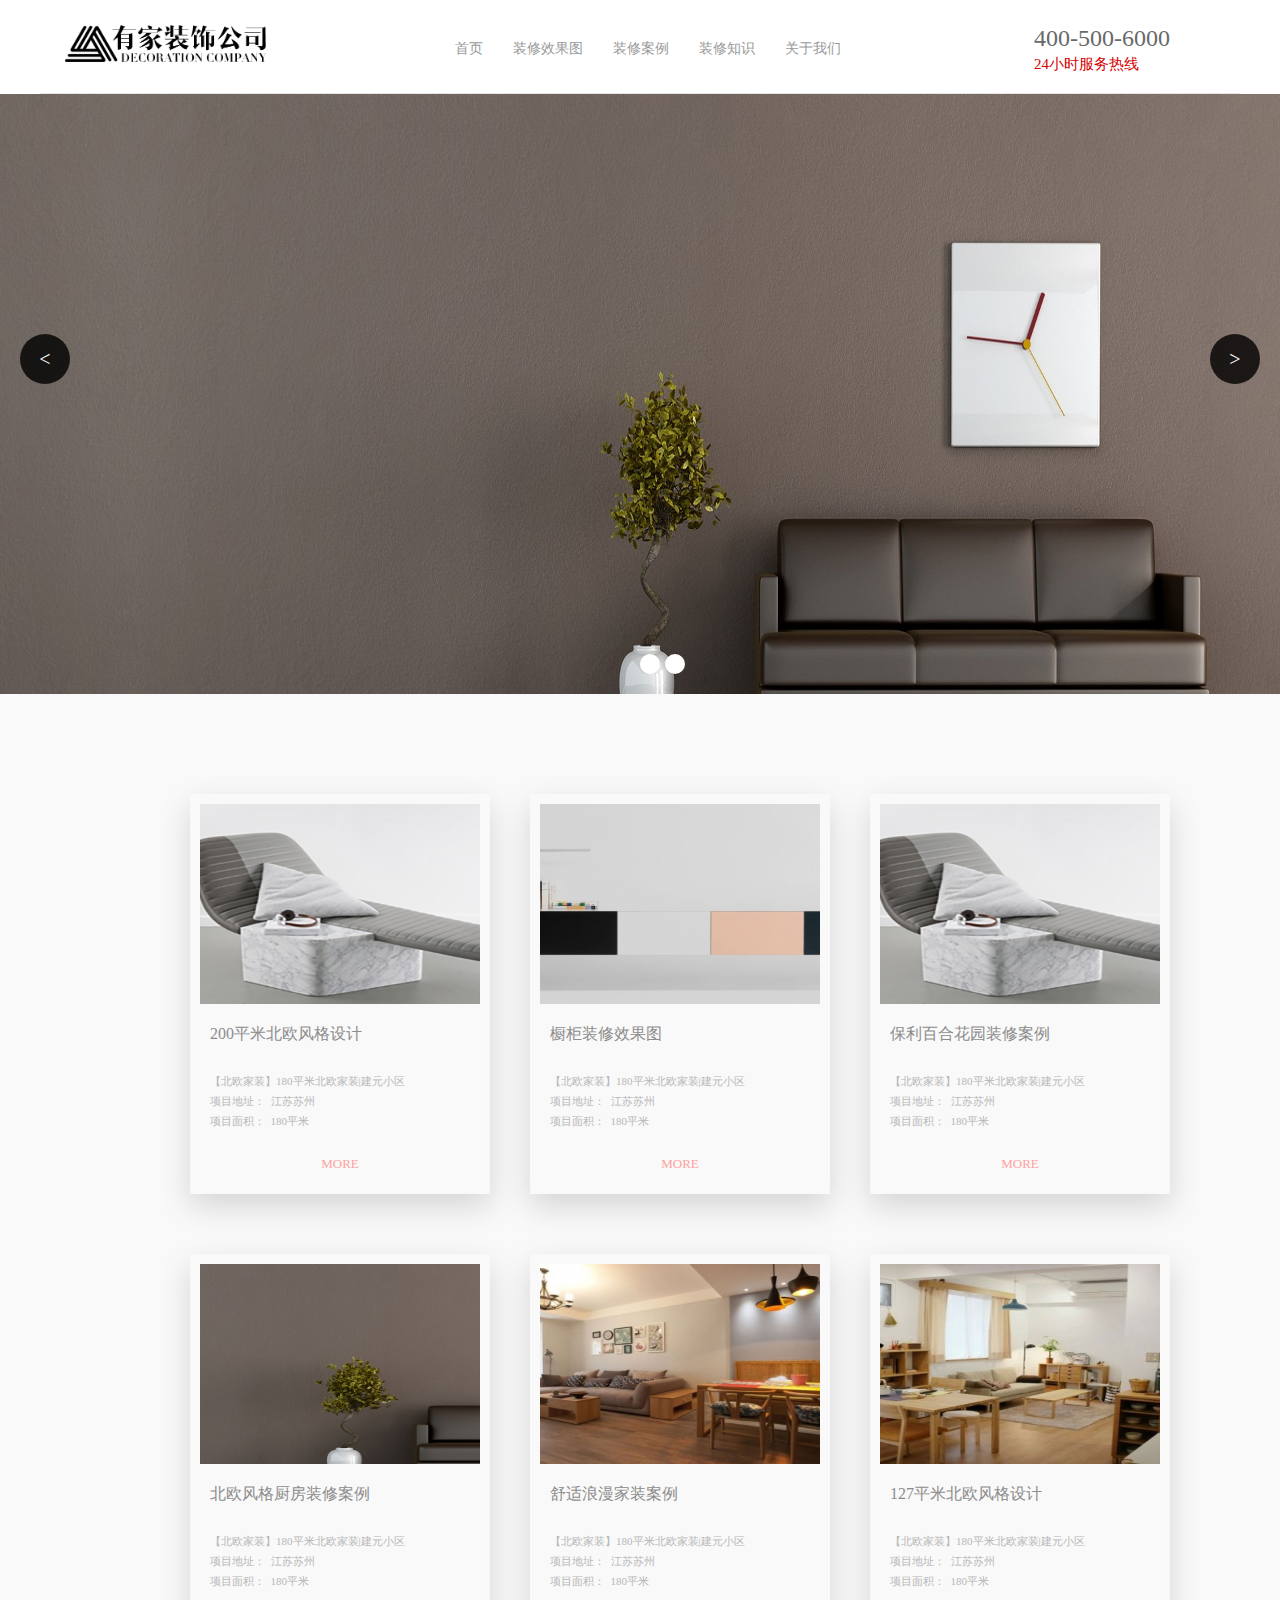
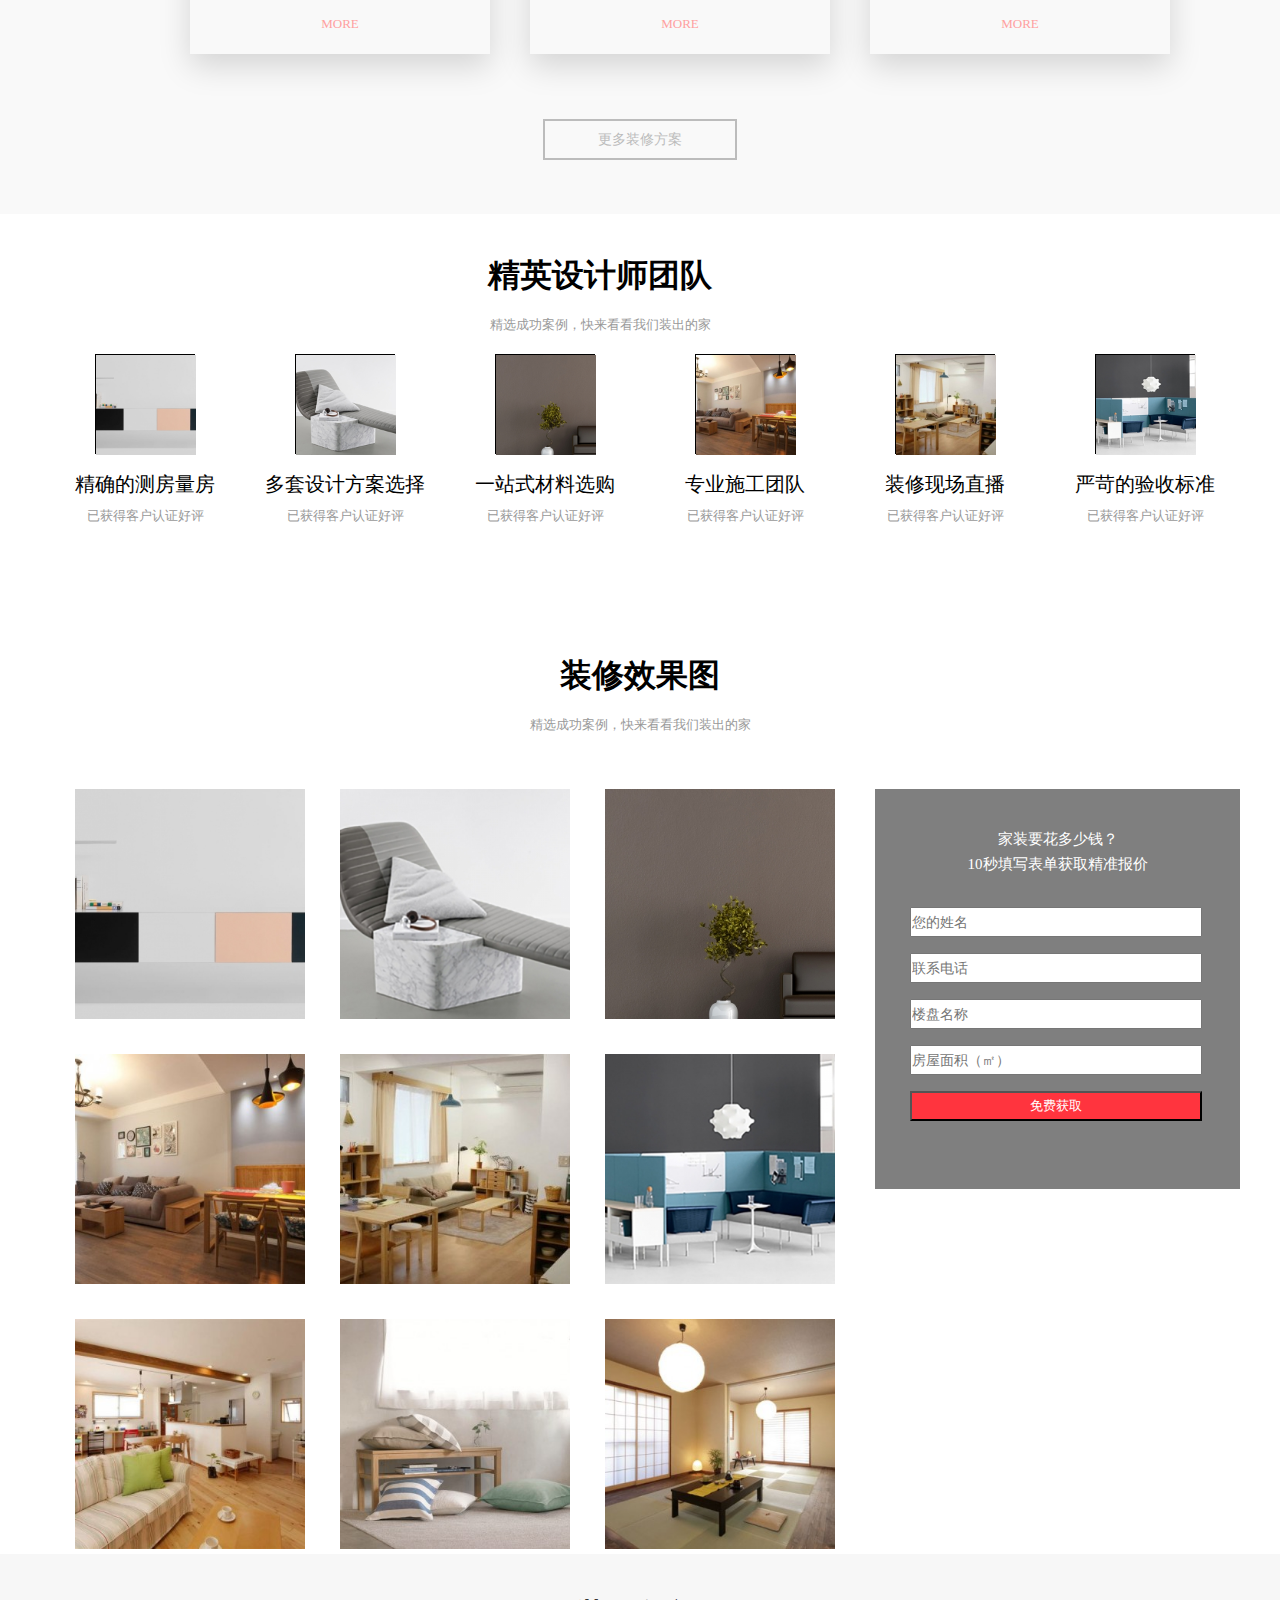
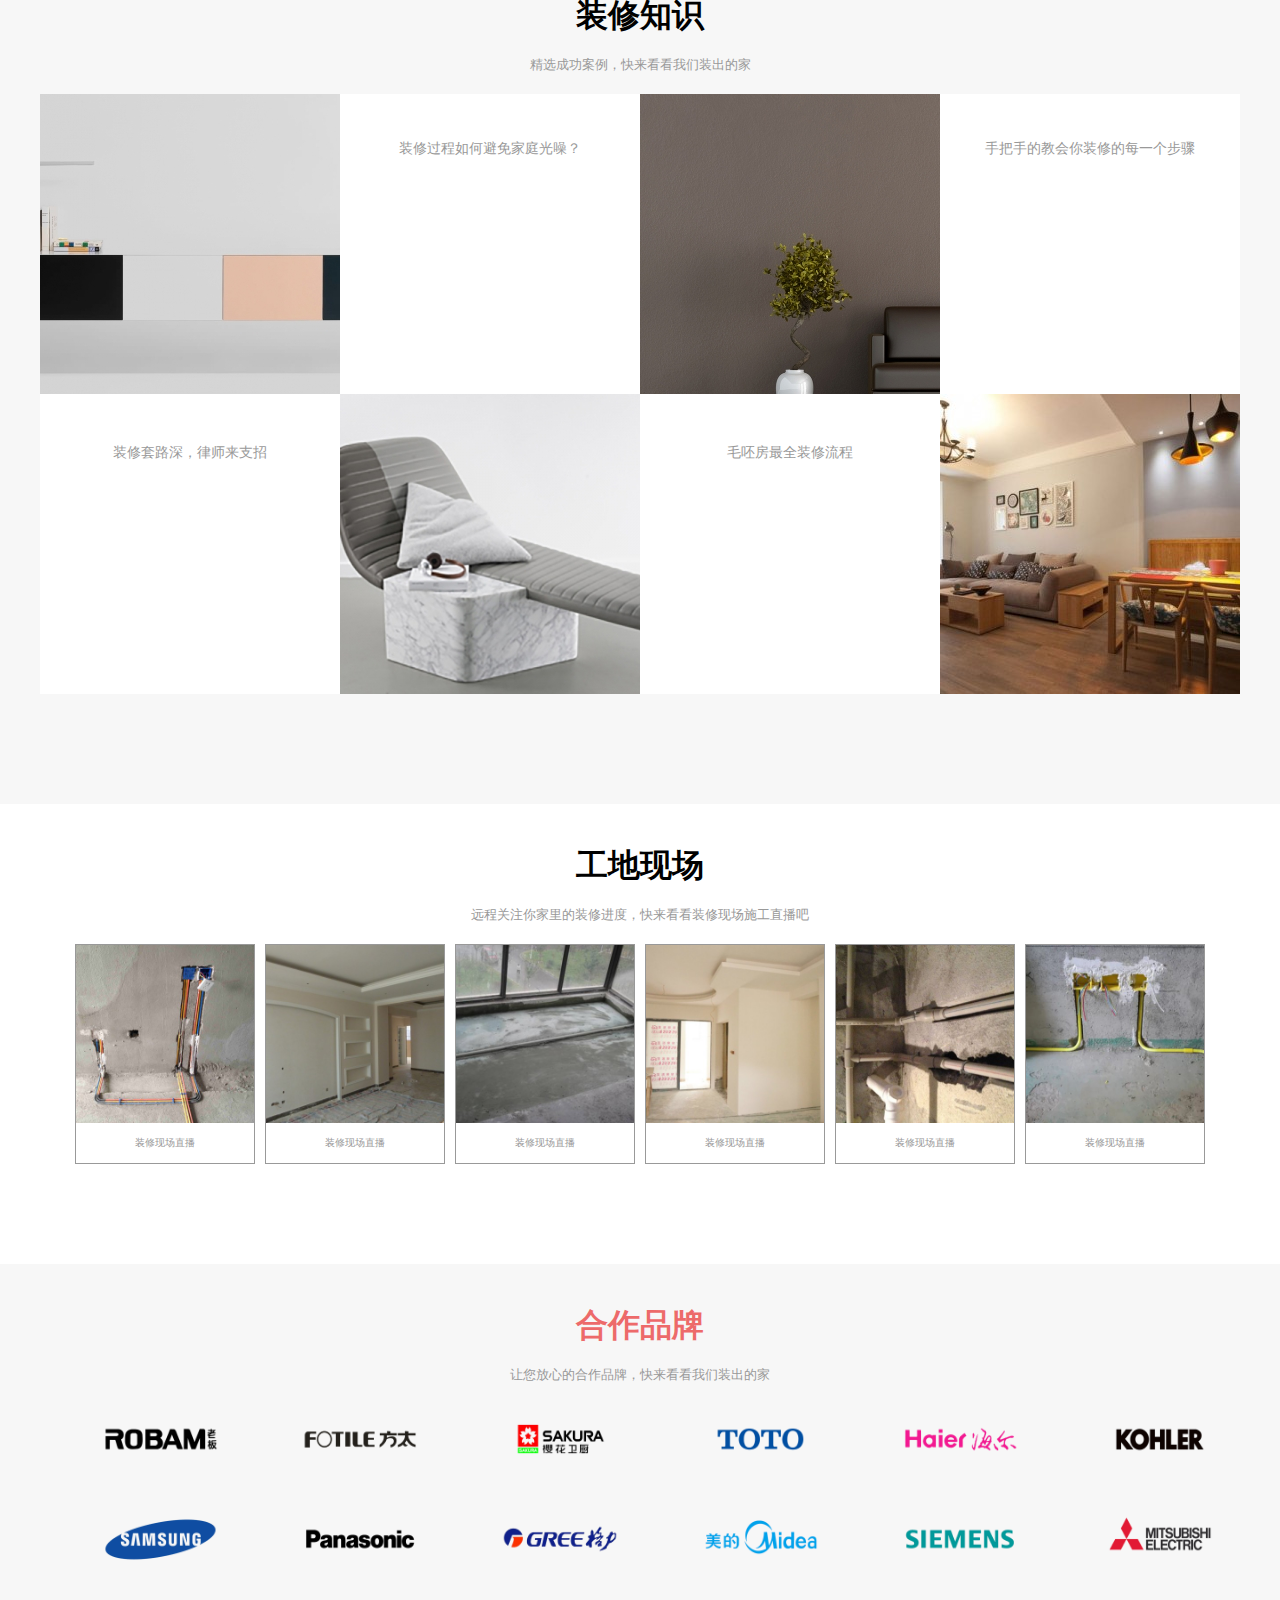
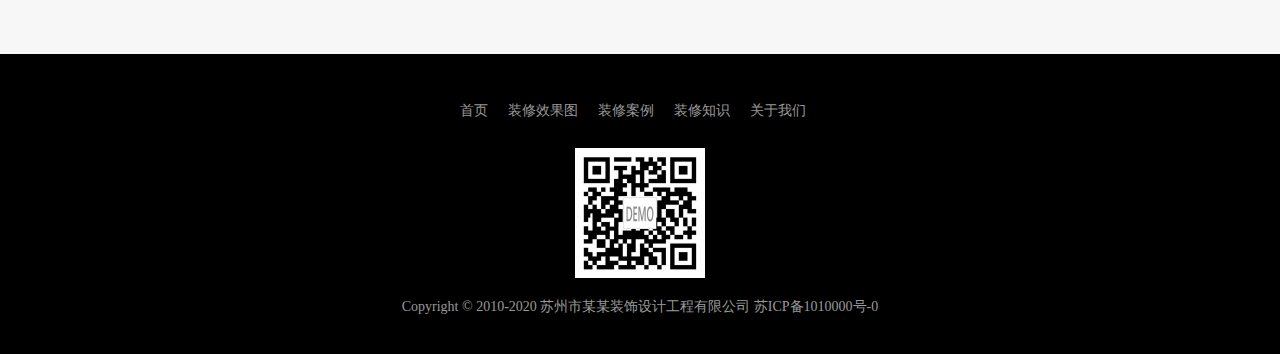
<file: home/html/index.html>
<!DOCTYPE html>
<html lang="en">
<head>
	<meta charset="UTF-8">
	<title>家装首页</title>
	<link rel="stylesheet" href="../css/base.css">
	<link rel="stylesheet" href="../css/index.css">
	<script src="../js/animate.js"></script>
</head>
<body>
	<!-- 头部 -->
	<head>
		<nav class="list">
			<div class="list-left">
				<a href="index.html">
					<img src="../img/tubiao.png" alt="">
				</a>
			</div>	
			<ul class="list-middle">
				<li><a href="index.html" class="a">首页</a></li>
				<li><a href="zxxgt.html" class="a">装修效果图</a></li>
				<li><a href="zxal.html" class="a">装修案例</a></li>
				<li><a href="zxal.html" class="a">装修知识</a></li>
				<li class="b">
					<a href="aboutus.html" class="a">关于我们</a>
					<div class="itemus">
						<a href="team.html" class="itemus1"><span>设计团队</span></a>
						<a href="lxus.html" class="itemus1"><span>联系我们</span></a>
					</div>
				</li>
			</ul>	
			<div class="list-right">
				<span class="first">400-500-6000</span>
				<span>24小时服务热线</span>
			</div>	
		</nav>
	</head>
		<!-- <nav class="list1">
			<span>首页</span>
			<span>></span>
		</nav> -->
	<!-- banner开始 -->
	<section class="banner">
		<ul class="banner1">
			<li>
				<img src="../img/banner1.jpg" alt="">
			</li>
			<li>
				<img src="../img/banner2.jpg" alt="">
			</li>
		</ul>
		<div class="banner-left"><</div>
		<div class="banner-right">></div>
		<ul class="dian">
			<li><a href=""></a></li>
			<li><a href=""></a></li>
		</ul>
	</section>
	<!-- banner结束 -->
	<!-- 装修案例开始 -->
	<ul class="zxcase">
		<li>
			<div class="img1">
				<a href="">
				<img src="../img/jiazhuang12.jpg" alt="">
				<i></i>
				</a>
			</div>
			<div class="img2">
				<a href="">200平米北欧风格设计</a>
			</div>
			<div class="img3">
				<p>【北欧家装】180平米北欧家装|建元小区</p>
				<p>项目地址：&nbsp;&nbsp;江苏苏州</p>
				<p>项目面积：&nbsp;&nbsp;180平米</p>
			</div>
			<div class="img4"><a href="">MORE</a></div>
		</li>
		<li>
			<div class="img1">
				<a href="">
				<img src="../img/xg1.jpg" alt="">
				<i></i>
				</a>
			</div>
			<div class="img2">
				<a href="">橱柜装修效果图</a>
			</div>
			<div class="img3">
				<p>【北欧家装】180平米北欧家装|建元小区</p>
				<p>项目地址：&nbsp;&nbsp;江苏苏州</p>
				<p>项目面积：&nbsp;&nbsp;180平米</p>
			</div>
			<div class="img4"><a href="">MORE</a></div>
		</li>
		<li>
			<div class="img1">
				<a href="">
				<img src="../img/xg2.jpg" alt="">
				<i></i>
				</a>
			</div>
			<div class="img2">
				<a href="">保利百合花园装修案例</a>
			</div>
			<div class="img3">
				<p>【北欧家装】180平米北欧家装|建元小区</p>
				<p>项目地址：&nbsp;&nbsp;江苏苏州</p>
				<p>项目面积：&nbsp;&nbsp;180平米</p>
			</div>
			<div class="img4"><a href="">MORE</a></div>
		</li>
		<li>
			<div class="img1">
				<a href="">
				<img src="../img/xg3.jpg" alt="">
				<i></i>
				</a>
			</div>
			<div class="img2">
				<a href="">北欧风格厨房装修案例</a>
			</div>
			<div class="img3">
				<p>【北欧家装】180平米北欧家装|建元小区</p>
				<p>项目地址：&nbsp;&nbsp;江苏苏州</p>
				<p>项目面积：&nbsp;&nbsp;180平米</p>
			</div>
			<div class="img4"><a href="">MORE</a></div>
		</li>
		<li>
			<div class="img1">
				<a href="">
				<img src="../img/xg4.jpg" alt="">
				<i></i>
				</a>
			</div>
			<div class="img2">
				<a href="">舒适浪漫家装案例</a>
			</div>
			<div class="img3">
				<p>【北欧家装】180平米北欧家装|建元小区</p>
				<p>项目地址：&nbsp;&nbsp;江苏苏州</p>
				<p>项目面积：&nbsp;&nbsp;180平米</p>
			</div>
			<div class="img4"><a href="">MORE</a></div>
		</li>
		<li>
			<div class="img1">
				<a href="">
				<img src="../img/xg5.jpg" alt="">
				<i></i>
				</a>
			</div>
			<div class="img2">
				<a href="">127平米北欧风格设计</a>
			</div>
			<div class="img3">
				<p>【北欧家装】180平米北欧家装|建元小区</p>
				<p>项目地址：&nbsp;&nbsp;江苏苏州</p>
				<p>项目面积：&nbsp;&nbsp;180平米</p>
			</div>
			<div class="img4"><a href="">MORE</a></div>
		</li>
	</ul>
	<div class="zxmore">
		<a class="zxk">
			<p>更多装修方案</p>
		</a>
	</div>
	<!-- 装修案例结束 -->
	<!-- 团队设计开始 -->
	<section>
		<div class="team">
			<div class="teamzi">
				<h1>精英设计师团队</h1>
				<p>精选成功案例，快来看看我们装出的家</p>
			</div>
			<ul class="tu">
				<li>
					<div class="tu1">
						<img src="../img/xg1.jpg" alt="">
					</div>
					<p class="tu2">精确的测房量房</p>
					<p class="tu3">已获得客户认证好评</p>
				</li>
				<li>
					<div class="tu1">
						<img src="../img/xg2.jpg" alt="">
					</div>
					<p class="tu2">多套设计方案选择</p>
					<p class="tu3">已获得客户认证好评</p>
				</li>
				<li>
					<div class="tu1">
						<img src="../img/xg3.jpg" alt="">
					</div>
					<p class="tu2">一站式材料选购</p>
					<p class="tu3">已获得客户认证好评</p>
				</li>
				<li>
					<div class="tu1">
						<img src="../img/xg4.jpg" alt="">
					</div>
					<p class="tu2">专业施工团队</p>
					<p class="tu3">已获得客户认证好评</p>
				</li>
				<li>
					<div class="tu1">
						<img src="../img/xg5.jpg" alt="">
					</div>
					<p class="tu2">装修现场直播</p>
					<p class="tu3">已获得客户认证好评</p>
				</li>
				<li>
					<div class="tu1">
						<img src="../img/xg6.jpg" alt="">
					</div>
					<p class="tu2">严苛的验收标准</p>
					<p class="tu3">已获得客户认证好评</p>
				</li>
			</ul>
		</div>
	</section>
	<!-- 团队设计结束 -->
	<!-- 装修效果图开始 -->
	<section>
		<div class="teamzi">
			<h1>装修效果图</h1>
			<p>精选成功案例，快来看看我们装出的家</p>
		</div>
		<div class="teamtu">
		<ul class="xg-l">
			<li>
				<img src="../img/xg1.jpg" alt="">
			</li>
			<li>
				<img src="../img/xg2.jpg" alt="">
			</li>
			<li>
				<img src="../img/xg3.jpg" alt="">
			</li>
			<li>
				<img src="../img/xg4.jpg" alt="">
			</li>
			<li>
				<img src="../img/xg5.jpg" alt="">
			</li>
			<li>
				<img src="../img/xg6.jpg" alt="">
			</li>
			<li>
				<img src="../img/xg7.jpg" alt="">
			</li>
			<li>
				<img src="../img/xg8.jpg" alt="">
			</li>
			<li>
				<img src="../img/xg9.jpg" alt="">
			</li>
		</ul>
		<div class="xg-r">
			<span>家装要花多少钱？</span>
			<span>10秒填写表单获取精准报价</span>
			<div class="xinx">
				<input type="loginElem" name="urse" value="" placeholder="您的姓名" id="urse">
				<input type="loginElem" name="password" value="" placeholder="联系电话" id="password">
				<input type="loginElem" name="password" value="" placeholder="楼盘名称" id="password">
				<input type="loginElem" name="password" value="" placeholder="房屋面积（㎡）" id="password">
				<div class="button">
					<button id="button">免费获取</button>
				</div>
			</div>
		</div>
		</div>
	</section>
	<!-- 装修效果图结束 -->
	<!-- 装修知识开始 -->
	<section class="zxx">
		<div class="teamzi">
			<h1>装修知识</h1>
			<p>精选成功案例，快来看看我们装出的家</p>
		</div>
		<div class="zs">
			<ul class="zsul">
				<li>
					<img src="../img/xg1.jpg" alt="">
					<div class="zstu">
					<div class="zstu1">装修套路深，律师来支招</div>
					</div>
				</li>
				<li>
					<div class="zstu">
					<div class="zstu1">装修过程如何避免家庭光噪？</div>
					</div>
					<img src="../img/xg2.jpg" alt="">
				</li>
				<li>
					<img src="../img/xg3.jpg" alt="">
					<div class="zstu">
					<div class="zstu1">毛呸房最全装修流程</div>
					</div>
				</li>
				<li>
					<div class="zstu">
					<div class="zstu1">手把手的教会你装修的每一个步骤</div>
					</div>
					<img src="../img/xg4.jpg" alt="">
				</li>
			</ul>
		</div>
	</section>
	<!-- 装修知识结束 -->
	<!-- 工地现场开始 -->
	<section>
		<div class="teamzi">
			<h1>工地现场</h1>
			<p>远程关注你家里的装修进度，快来看看装修现场施工直播吧</p>
		</div>
		<ul class="gd">
				<li>
					<img src="../img/gd1.jpg" alt="">
					<p class="gdzi">装修现场直播</p>
				</li>
				<li>
					<img src="../img/gd2.jpg" alt="">
					<p class="gdzi">装修现场直播</p>
				</li>
				<li>
					<img src="../img/gd3.jpg" alt="">
					<p class="gdzi">装修现场直播</p>
				</li>
				<li>
					<img src="../img/gd4.jpg" alt="">
					<p class="gdzi">装修现场直播</p>
				</li>
				<li>
					<img src="../img/gd5.jpg" alt="">
					<p class="gdzi">装修现场直播</p>
				</li>
				<li>
					<img src="../img/gd6.jpg" alt="">
					<p class="gdzi">装修现场直播</p>
				</li>
			</ul>
	</section>
	<!-- 工地现场结束
	<!-- 合作品牌开始 -->
		<div class="teamzip">
			<h1>合作品牌</h1>
			<p>让您放心的合作品牌，快来看看我们装出的家</p>
		</div>
		<ul class="pp">
			<li>
				<img src="../img/p1.jpg" alt="">
			</li>
			<li>
				<img src="../img/p2.jpg" alt="">
			</li>
			<li>
				<img src="../img/p3.jpg" alt="">
			</li>
			<li>
				<img src="../img/p4.jpg" alt="">
			</li>
			<li>
				<img src="../img/p5.jpg" alt="">
			</li>
			<li>
				<img src="../img/p6.jpg" alt="">
			</li>
			<li>
				<img src="../img/p7.jpg" alt="">
			</li>
			<li>
				<img src="../img/p8.jpg" alt="">
			</li>
			<li>
				<img src="../img/p9.jpg" alt="">
			</li>
			<li>
				<img src="../img/p10.jpg" alt="">
			</li>
			<li>
				<img src="../img/p11.jpg" alt="">
			</li>
			<li>
				<img src="../img/p12.jpg" alt="">
			</li>
		</ul> 
	<!-- 合作品牌结束 -->
	<!-- 结尾开始 -->
	<section>
		<div class="last">
			<ul class="last-top">
				<li>首页</li>
				<li>装修效果图</li>
				<li>装修案例</li>
				<li>装修知识</li>
				<li>关于我们</li>
			</ul>
			<div class="last-img">
				<img src="../img/erweima.jpg" alt="">
			</div>
			<p>Copyright © 2010-2020 苏州市某某装饰设计工程有限公司 苏ICP备1010000号-0</p>
		</div>
	</section>
	<!-- 结尾结束 -->
	<script src="../js/animate.js"></script>
	<script src="../js/index.js"></script>
</body>
</html>
</file>
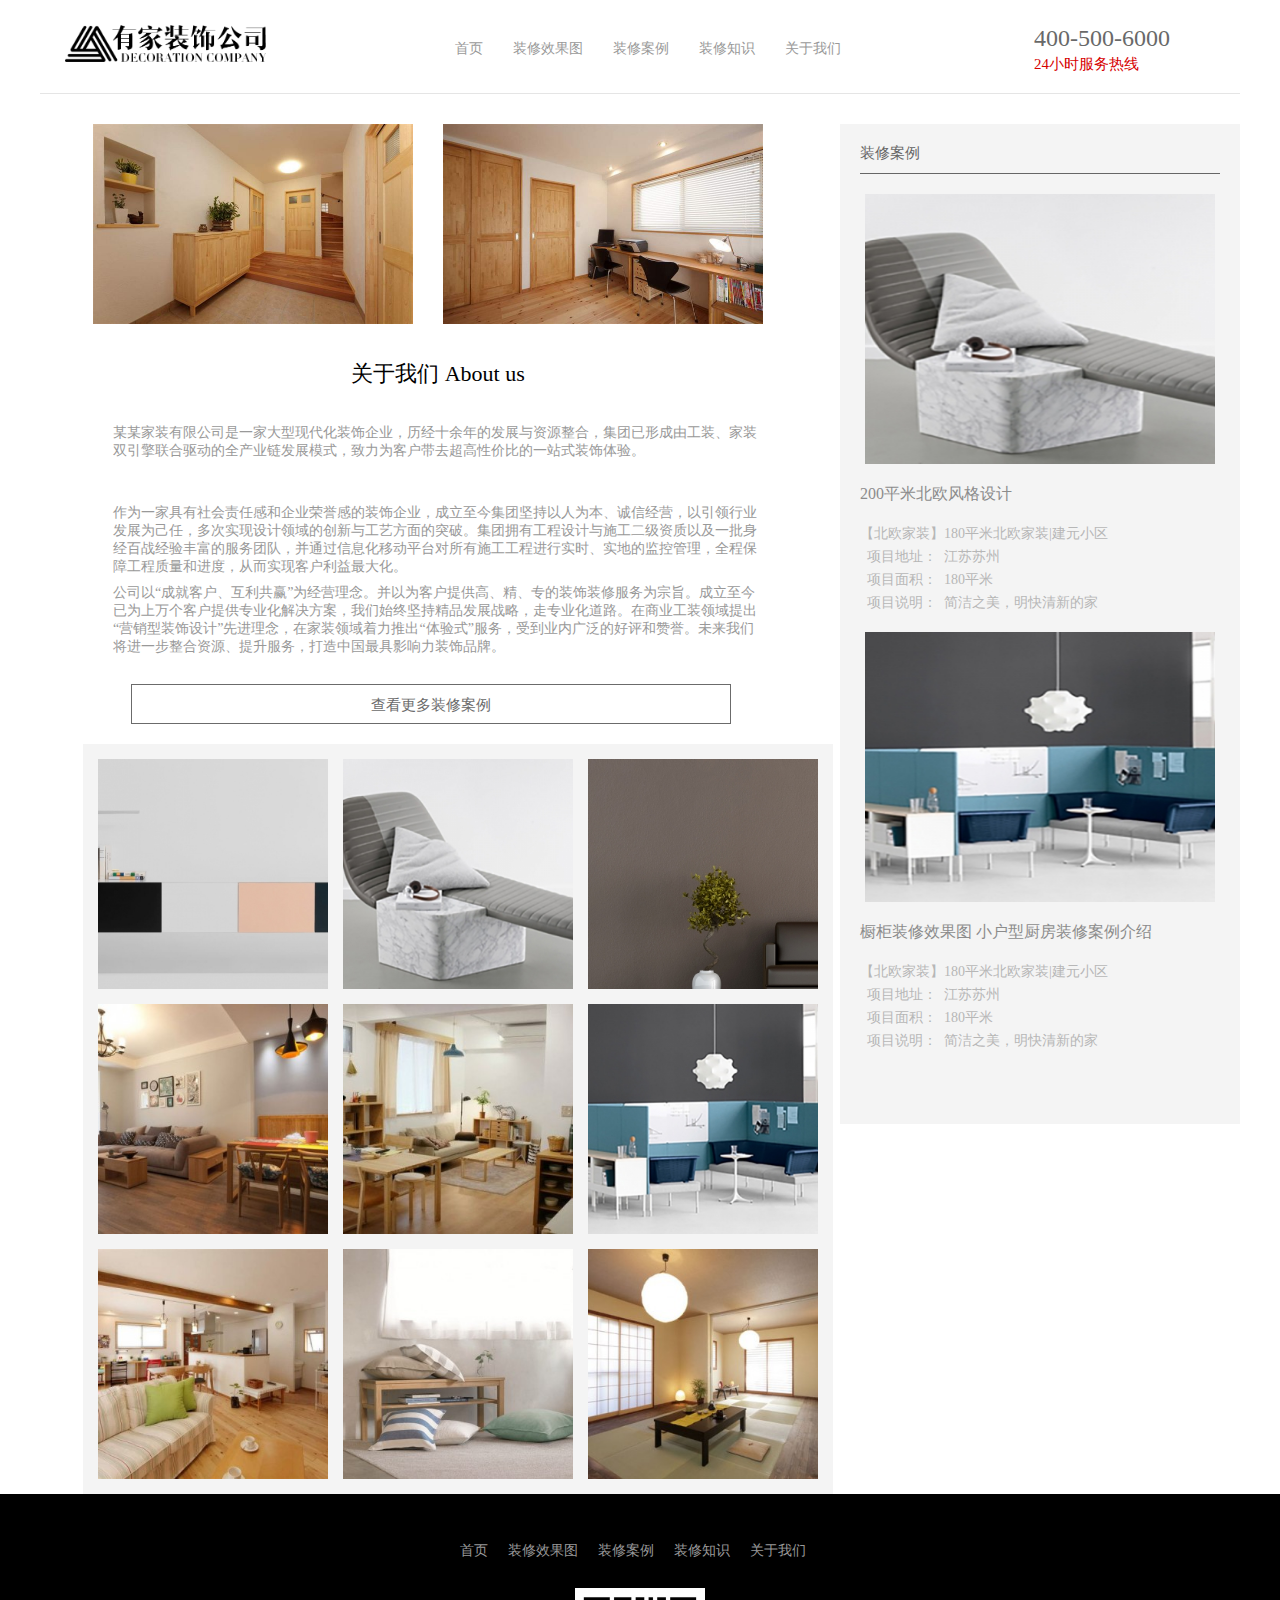
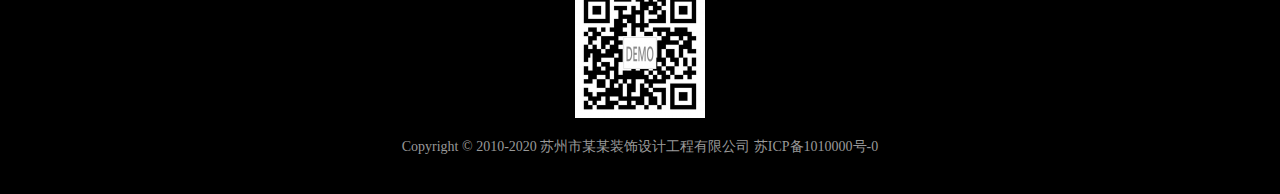
<file: home/html/aboutus.html>
<!DOCTYPE html>
<html lang="en">
<head>
	<meta charset="UTF-8">
	<title>关于我们</title>
	<link rel="stylesheet" href="../css/base.css">
	<link rel="stylesheet" href="../css/aboutus.css">
	<script src="../js/animate.js"></script>
</head>
<body>
	<!-- 头部 -->
	<head>
		<nav class="list">
			<div class="list-left">
				<a href="">
					<img src="../img/tubiao.png" alt="">
				</a>
			</div>	
			<ul class="list-middle">
				<li><a href="index.html" class="a">首页</a></li>
				<li><a href="zxxgt.html" class="a">装修效果图</a></li>
				<li><a href="zxal.html" class="a">装修案例</a></li>
				<li><a href="zxal.html" class="a">装修知识</a></li>
				<li class="b">
					<a href="aboutus.html" class="a">关于我们</a>
					<div class="itemus">
						<a href="team.html" class="itemus1"><span>设计团队</span></a>
						<a href="lxus.html" class="itemus1"><span>联系我们</span></a>
					</div>
				</li>
			</ul>
			<div class="list-right">
				<span class="first">400-500-6000</span>
				<span>24小时服务热线</span>
			</div>	
		</nav>
	</head>
	<!-- 装修效果图开始 -->
	<section>
		<div class="teamtu">
			<div class="xg-ll">
				<div class="aboutus">
					<div class="abimg">
						<img src="../img/abus1.jpg" alt="">
						<img src="../img/abus2.jpg" alt="">
					</div>
					<p>关于我们 About us</p>
					<span>
					某某家装有限公司是一家大型现代化装饰企业，历经十余年的发展与资源整合，集团已形成由工装、家装双引擎联合驱动的全产业链发展模式，致力为客户带去超高性价比的一站式装饰体验。
					</span>
					<span>
						作为一家具有社会责任感和企业荣誉感的装饰企业，成立至今集团坚持以人为本、诚信经营，以引领行业发展为己任，多次实现设计领域的创新与工艺方面的突破。集团拥有工程设计与施工二级资质以及一批身经百战经验丰富的服务团队，并通过信息化移动平台对所有施工工程进行实时、实地的监控管理，全程保障工程质量和进度，从而实现客户利益最大化。
					</span>
					<span>
						公司以“成就客户、互利共赢”为经营理念。并以为客户提供高、精、专的装饰装修服务为宗旨。成立至今已为上万个客户提供专业化解决方案，我们始终坚持精品发展战略，走专业化道路。在商业工装领域提出“营销型装饰设计”先进理念，在家装领域着力推出“体验式”服务，受到业内广泛的好评和赞誉。未来我们将进一步整合资源、提升服务，打造中国最具影响力装饰品牌。
					</span>
				</div>
				<div class="kmore">查看更多装修案例</div>
				<ul class="xg-l">
					<li>
						<img src="../img/xg1.jpg" alt="">
					</li>
					<li>
						<img src="../img/xg2.jpg" alt="">
					</li>
					<li>
						<img src="../img/xg3.jpg" alt="">
					</li>
					<li>
						<img src="../img/xg4.jpg" alt="">
					</li>
					<li>
						<img src="../img/xg5.jpg" alt="">
					</li>
					<li>
						<img src="../img/xg6.jpg" alt="">
					</li>
					<li>
						<img src="../img/xg7.jpg" alt="">
					</li>
					<li>
						<img src="../img/xg8.jpg" alt="">
					</li>
					<li>
						<img src="../img/xg9.jpg" alt="">
					</li>
				</ul>
			</div>
			<div class="xg-r">
				<div class="xg-rzi">装修案例</div>
				<div class="img1">
					<a href="">
						<img src="../img/jiazhuang12.jpg" alt="">
					</a>
				</div>
				<div class="img2">
					<a href="">200平米北欧风格设计</a>
				</div>
				<div class="img3">
					<p>【北欧家装】180平米北欧家装|建元小区</p>
					<p>&nbsp;&nbsp;项目地址：&nbsp;&nbsp;江苏苏州</p>
					<p>&nbsp;&nbsp;项目面积：&nbsp;&nbsp;180平米</p>
					<p>&nbsp;&nbsp;项目说明：&nbsp;&nbsp;简洁之美，明快清新的家</p>
				</div>
				<div class="img1">
					<a href="">
						<img src="../img/jiazhuang22.jpg" alt="">
					</a>
				</div>
				<div class="img2">
					<a href="">橱柜装修效果图 小户型厨房装修案例介绍</a>
				</div>
				<div class="img3">
					<p>【北欧家装】180平米北欧家装|建元小区</p>
					<p>&nbsp;&nbsp;项目地址：&nbsp;&nbsp;江苏苏州</p>
					<p>&nbsp;&nbsp;项目面积：&nbsp;&nbsp;180平米</p>
					<p>&nbsp;&nbsp;项目说明：&nbsp;&nbsp;简洁之美，明快清新的家</p>
				</div>
			</div>
		</div>
	</section>
	<!-- 装修效果图结束 -->
	<!-- 结尾开始 -->
	<section>
		<div class="last">
			<ul class="last-top">
				<li>首页</li>
				<li>装修效果图</li>
				<li>装修案例</li>
				<li>装修知识</li>
				<li>关于我们</li>
			</ul>
			<div class="last-img">
				<img src="../img/erweima.jpg" alt="">
			</div>
			<p>Copyright © 2010-2020 苏州市某某装饰设计工程有限公司 苏ICP备1010000号-0</p>
		</div>
	</section>
	<!-- 结尾结束 -->
	<script src="../js/index.js"></script>
</body>
</html>
</file>
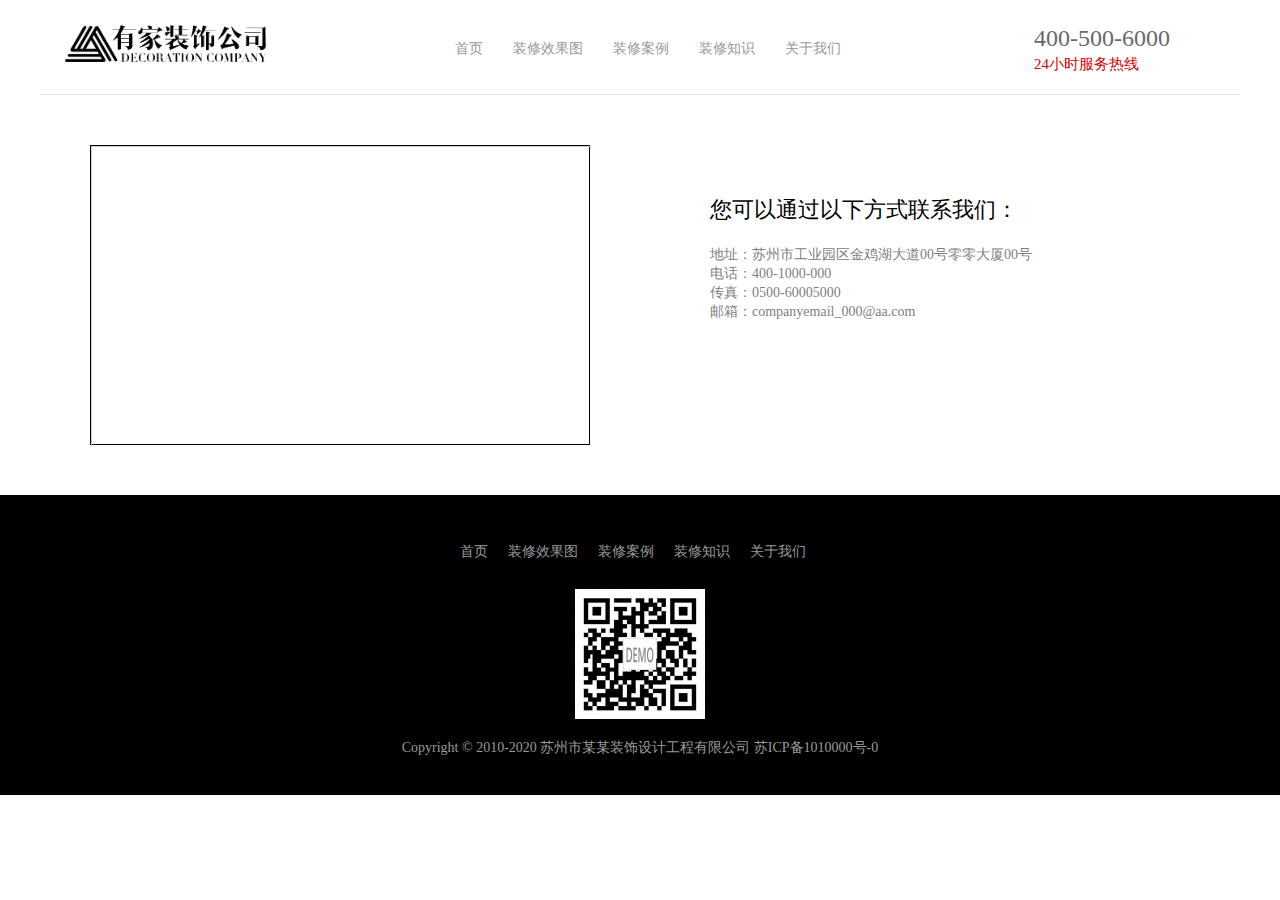
<file: home/html/lxus.html>
<!DOCTYPE html>
<html lang="en">
<head>
	<meta charset="UTF-8">
	<title>联系我们</title>
	<link rel="stylesheet" href="../css/base.css">
	<link rel="stylesheet" href="../css/lxus.css">
	<script src="../js/animate.js"></script>
</head>
<body>
	<!-- 头部开始-->
		<head>
			<nav class="list">
				<div class="list-left">
					<a href="">
						<img src="../img/tubiao.png" alt="">
					</a>
				</div>	
				<ul class="list-middle">
				<li><a href="index.html" class="a">首页</a></li>
				<li><a href="zxxgt.html" class="a">装修效果图</a></li>
				<li><a href="zxal.html" class="a">装修案例</a></li>
				<li><a href="zxal.html" class="a">装修知识</a></li>
				<li class="b">
					<a href="aboutus.html" class="a">关于我们</a>
					<div class="itemus">
						<a href="team.html" class="itemus1"><span>设计团队</span></a>
						<a href="lxus.html" class="itemus1"><span>联系我们</span></a>
					</div>
				</li>
			</ul>	
				<div class="list-right">
					<span class="first">400-500-6000</span>
					<span>24小时服务热线</span>
				</div>	
			</nav>
		</head>
	<!-- 头部结束-->
	<!-- 联系我们开始 -->
		<section>
			<div class="lx">
				<div class="dt">
					<iframe src="map.html" width="500" height="300" frameborder="0" scrolling="no"></iframe>
				</div>
				<div class="lxr">
					<p>您可以通过以下方式联系我们：</p>
					<span>地址：苏州市工业园区金鸡湖大道00号零零大厦00号</span><br>
					<span>电话：400-1000-000</span><br>
					<span>传真：0500-60005000</span><br>
					<span>邮箱：companyemail_000@aa.com</span>
				</div>
			</div>
		</section>
	<!-- 联系我们结束 -->
	<!-- 结尾开始 -->
		<section>
			<div class="last">
				<ul class="last-top">
					<li>首页</li>
					<li>装修效果图</li>
					<li>装修案例</li>
					<li>装修知识</li>
					<li>关于我们</li>
				</ul>
				<div class="last-img">
					<img src="../img/erweima.jpg" alt="">
				</div>
				<p>Copyright © 2010-2020 苏州市某某装饰设计工程有限公司 苏ICP备1010000号-0</p>
			</div>
		</section>
	<!-- 结尾结束 -->
	<script src="../js/index.js"></script>
</body>
</html>
</file>
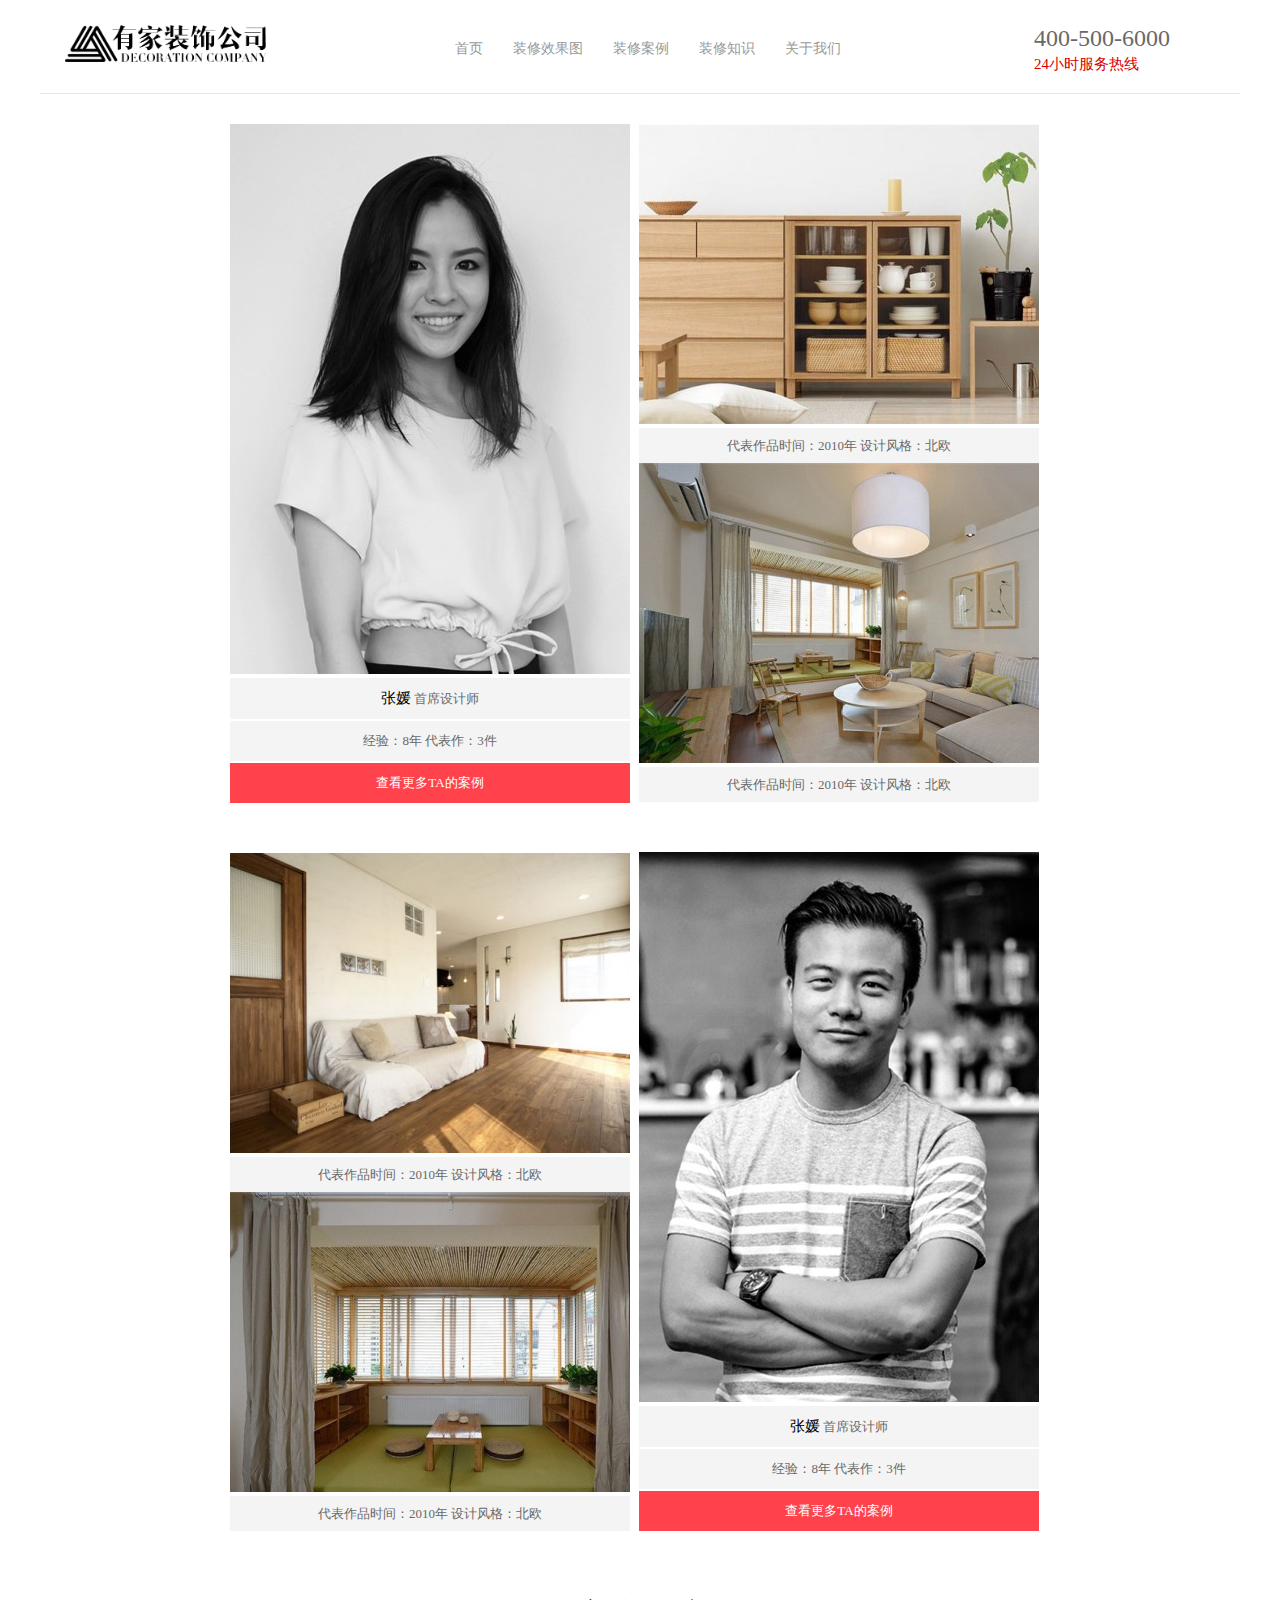
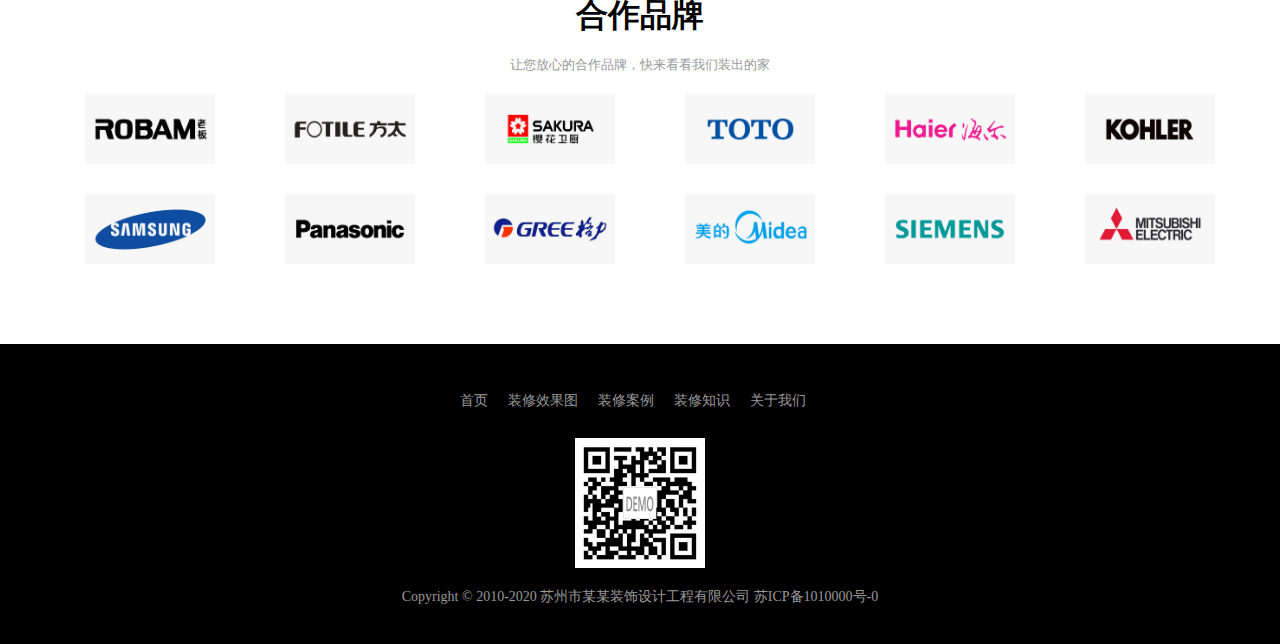
<file: home/html/team.html>
<!DOCTYPE html>
<html lang="en">
<head>
	<meta charset="UTF-8">
	<title>团队</title>
	<link rel="stylesheet" href="../css/base.css">
	<link rel="stylesheet" href="../css/team.css">
	<script src="../js/animate.js"></script>
</head>
<body>
	<!-- 头部开始-->
		<head>
			<nav class="list">
				<div class="list-left">
					<a href="">
						<img src="../img/tubiao.png" alt="">
					</a>
				</div>	
				<ul class="list-middle">
				<li><a href="index.html" class="a">首页</a></li>
				<li><a href="zxxgt.html" class="a">装修效果图</a></li>
				<li><a href="zxal.html" class="a">装修案例</a></li>
				<li><a href="zxal.html" class="a">装修知识</a></li>
				<li class="b">
					<a href="aboutus.html" class="a">关于我们</a>
					<div class="itemus">
						<a href="team.html" class="itemus1"><span>设计团队</span></a>
						<a href="lxus.html" class="itemus1"><span>联系我们</span></a>
					</div>
				</li>
			</ul>	
				<div class="list-right">
					<span class="first">400-500-6000</span>
					<span>24小时服务热线</span>
				</div>	
			</nav>
		</head>
	<!-- 头部结束-->
	<!-- team开始 -->
		<section>
			<ul class="team">
				<li>
					<img src="../img/team1.jpg" alt="">
					<p><span>张媛</span> 首席设计师</p>
					<p>经验：8年 代表作：3件</p>
					<p class="lastm">查看更多TA的案例</p>
					<img src="../img/team11.jpg" alt="">
					<span class="d">代表作品时间：2010年 设计风格：北欧</span>
					<img src="../img/team12.jpg" alt="">
					<span class="d">代表作品时间：2010年 设计风格：北欧</span>
				</li>
				<li>
					<img src="../img/team21.jpg" alt="">
					<span class="d">代表作品时间：2010年 设计风格：北欧</span>
					<img src="../img/team22.jpg" alt="">
					<span class="d d1">代表作品时间：2010年 设计风格：北欧</span>
					<img src="../img/team2.jpg" alt="">
					<p><span>张媛</span> 首席设计师</p>
					<p>经验：8年 代表作：3件</p>
					<p class="lastm">查看更多TA的案例</p>
				</li>
			</ul>
		</section>
	<!-- team结束 -->
	<!-- 合作品牌开始 -->
		<div class="teamzi">
			<h1>合作品牌</h1>
			<p>让您放心的合作品牌，快来看看我们装出的家</p>
		</div>
		<ul class="pp">
			<li>
				<img src="../img/p1.jpg" alt="">
			</li>
			<li>
				<img src="../img/p2.jpg" alt="">
			</li>
			<li>
				<img src="../img/p3.jpg" alt="">
			</li>
			<li>
				<img src="../img/p4.jpg" alt="">
			</li>
			<li>
				<img src="../img/p5.jpg" alt="">
			</li>
			<li>
				<img src="../img/p6.jpg" alt="">
			</li>
			<li>
				<img src="../img/p7.jpg" alt="">
			</li>
			<li>
				<img src="../img/p8.jpg" alt="">
			</li>
			<li>
				<img src="../img/p9.jpg" alt="">
			</li>
			<li>
				<img src="../img/p10.jpg" alt="">
			</li>
			<li>
				<img src="../img/p11.jpg" alt="">
			</li>
			<li>
				<img src="../img/p12.jpg" alt="">
			</li>
		</ul>
	<!-- 合作品牌结束 -->
	<!-- 结尾开始 -->
		<section>
			<div class="last">
				<ul class="last-top">
					<li>首页</li>
					<li>装修效果图</li>
					<li>装修案例</li>
					<li>装修知识</li>
					<li>关于我们</li>
				</ul>
				<div class="last-img">
					<img src="../img/erweima.jpg" alt="">
				</div>
				<p>Copyright © 2010-2020 苏州市某某装饰设计工程有限公司 苏ICP备1010000号-0</p>
			</div>
		</section>
	<!-- 结尾结束 -->
	<script src="../js/index.js"></script>
</body>
</html>
</file>
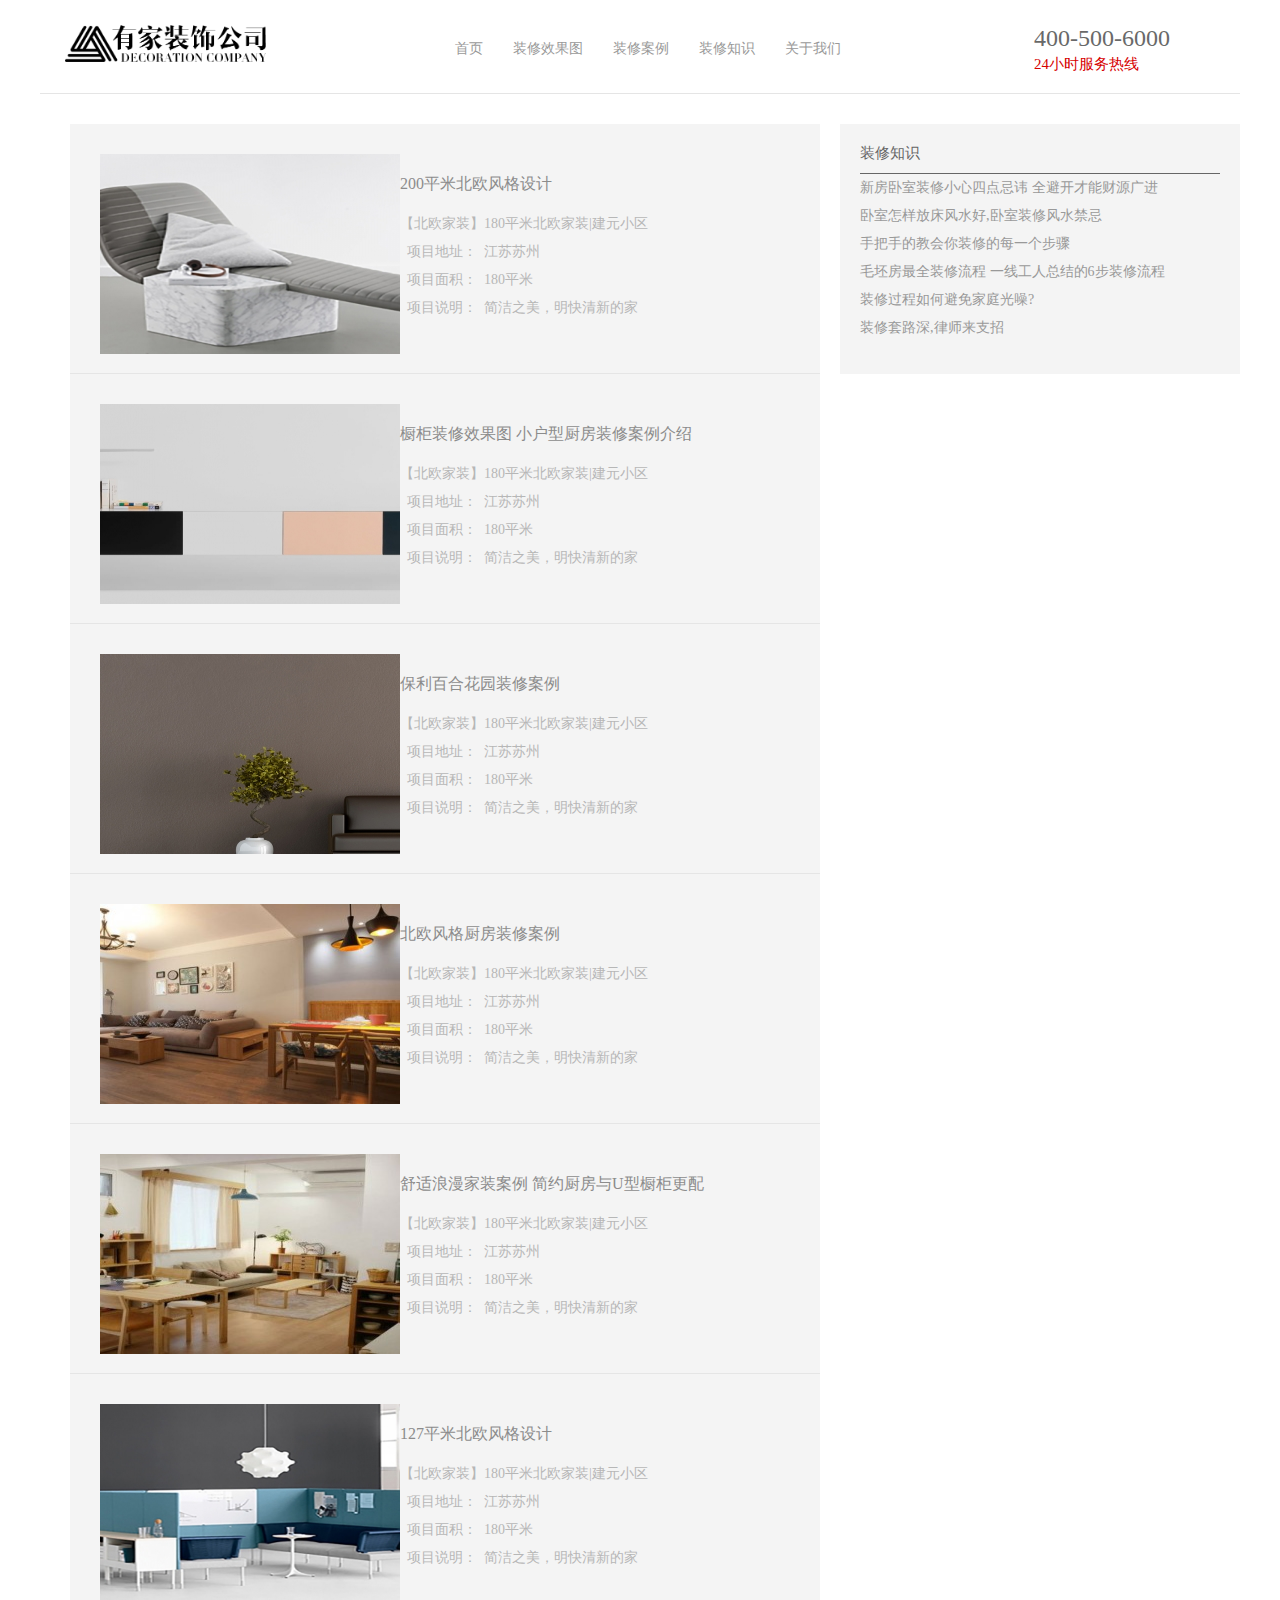
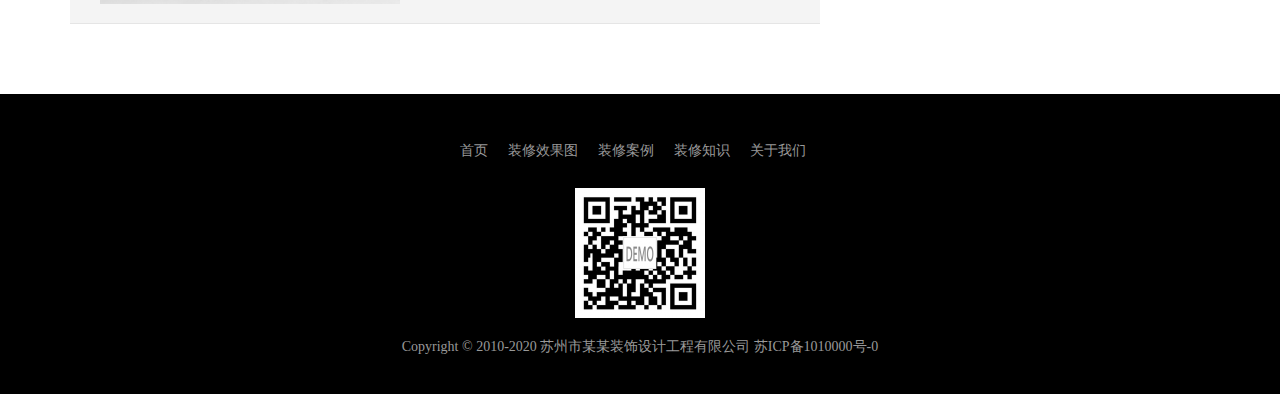
<file: home/html/zxal.html>
<!DOCTYPE html>
<html lang="en">
<head>
	<meta charset="UTF-8">
	<title>装修案例</title>
	<link rel="stylesheet" href="../css/base.css">
	<link rel="stylesheet" href="../css/zxal.css">
	<script src="../js/animate.js"></script>
</head>
<body>
	<!-- 头部 -->
	<head>
		<nav class="list">
			<div class="list-left">
				<a href="">
					<img src="../img/tubiao.png" alt="">
				</a>
			</div>	
			<ul class="list-middle">
				<li><a href="index.html" class="a">首页</a></li>
				<li><a href="zxxgt.html" class="a">装修效果图</a></li>
				<li><a href="zxal.html" class="a">装修案例</a></li>
				<li><a href="zxal.html" class="a">装修知识</a></li>
				<li class="b">
					<a href="aboutus.html" class="a">关于我们</a>
					<div class="itemus">
						<a href="team.html" class="itemus1"><span>设计团队</span></a>
						<a href="lxus.html" class="itemus1"><span>联系我们</span></a>
					</div>
				</li>
			</ul>	
			<div class="list-right">
				<span class="first">400-500-6000</span>
				<span>24小时服务热线</span>
			</div>	
		</nav>
	</head>
	<!-- 装修案例开始 -->
	<section>
		<div class="teamtu">
			<div class="xg-ll">
				<ul class="xg-l">
					<li>
						<img src="../img/xg2.jpg" alt="">
						<div class="img2">
						<a href="">200平米北欧风格设计</a>
						</div>
						<div class="img3">
							<p>【北欧家装】180平米北欧家装|建元小区</p>
							<p>&nbsp;&nbsp;项目地址：&nbsp;&nbsp;江苏苏州</p>
							<p>&nbsp;&nbsp;项目面积：&nbsp;&nbsp;180平米</p>
							<p>&nbsp;&nbsp;项目说明：&nbsp;&nbsp;简洁之美，明快清新的家</p>
						</div>
					</li>
					<li>
						<img src="../img/xg1.jpg" alt="">
						<div class="img2">
						<a href="">橱柜装修效果图 小户型厨房装修案例介绍</a>
						</div>
						<div class="img3">
							<p>【北欧家装】180平米北欧家装|建元小区</p>
							<p>&nbsp;&nbsp;项目地址：&nbsp;&nbsp;江苏苏州</p>
							<p>&nbsp;&nbsp;项目面积：&nbsp;&nbsp;180平米</p>
							<p>&nbsp;&nbsp;项目说明：&nbsp;&nbsp;简洁之美，明快清新的家</p>
						</div>
					</li>
					<li>
						<img src="../img/xg3.jpg" alt="">
						<div class="img2">
						<a href="">保利百合花园装修案例</a>
						</div>
						<div class="img3">
							<p>【北欧家装】180平米北欧家装|建元小区</p>
							<p>&nbsp;&nbsp;项目地址：&nbsp;&nbsp;江苏苏州</p>
							<p>&nbsp;&nbsp;项目面积：&nbsp;&nbsp;180平米</p>
							<p>&nbsp;&nbsp;项目说明：&nbsp;&nbsp;简洁之美，明快清新的家</p>
						</div>
					</li>
					<li>
						<img src="../img/xg4.jpg" alt="">
						<div class="img2">
						<a href="">北欧风格厨房装修案例</a>
						</div>
						<div class="img3">
							<p>【北欧家装】180平米北欧家装|建元小区</p>
							<p>&nbsp;&nbsp;项目地址：&nbsp;&nbsp;江苏苏州</p>
							<p>&nbsp;&nbsp;项目面积：&nbsp;&nbsp;180平米</p>
							<p>&nbsp;&nbsp;项目说明：&nbsp;&nbsp;简洁之美，明快清新的家</p>
						</div>
					</li>
					<li>
						<img src="../img/xg5.jpg" alt="">
						<div class="img2">
						<a href="">舒适浪漫家装案例 简约厨房与U型橱柜更配</a>
						</div>
						<div class="img3">
							<p>【北欧家装】180平米北欧家装|建元小区</p>
							<p>&nbsp;&nbsp;项目地址：&nbsp;&nbsp;江苏苏州</p>
							<p>&nbsp;&nbsp;项目面积：&nbsp;&nbsp;180平米</p>
							<p>&nbsp;&nbsp;项目说明：&nbsp;&nbsp;简洁之美，明快清新的家</p>
						</div>
					</li>
					<li>
						<img src="../img/xg6.jpg" alt="">
						<div class="img2">
						<a href="">127平米北欧风格设计</a>
						</div>
						<div class="img3">
							<p>【北欧家装】180平米北欧家装|建元小区</p>
							<p>&nbsp;&nbsp;项目地址：&nbsp;&nbsp;江苏苏州</p>
							<p>&nbsp;&nbsp;项目面积：&nbsp;&nbsp;180平米</p>
							<p>&nbsp;&nbsp;项目说明：&nbsp;&nbsp;简洁之美，明快清新的家</p>
						</div>
					</li>
				</ul>
			</div>
			<div class="xg-r">
				<div class="xg-rzi">装修知识</div>
				<p>新房卧室装修小心四点忌讳 全避开才能财源广进</p>
				<p>卧室怎样放床风水好,卧室装修风水禁忌</p>
				<p>手把手的教会你装修的每一个步骤</p>
				<p>毛坯房最全装修流程 一线工人总结的6步装修流程</p>
				<p>装修过程如何避免家庭光噪?</p>
				<p>装修套路深,律师来支招</p>
			</div>
		</div>
	</section>
	<!-- 装修效果图结束 -->
	<!-- 结尾开始 -->
	<section>
		<div class="last">
			<ul class="last-top">
				<li>首页</li>
				<li>装修效果图</li>
				<li>装修案例</li>
				<li>装修知识</li>
				<li>关于我们</li>
			</ul>
			<div class="last-img">
				<img src="../img/erweima.jpg" alt="">
			</div>
			<p>Copyright © 2010-2020 苏州市某某装饰设计工程有限公司 苏ICP备1010000号-0</p>
		</div>
	</section>
	<!-- 结尾结束 -->
	<script src="../js/index.js"></script>
</body>
</html>
</file>
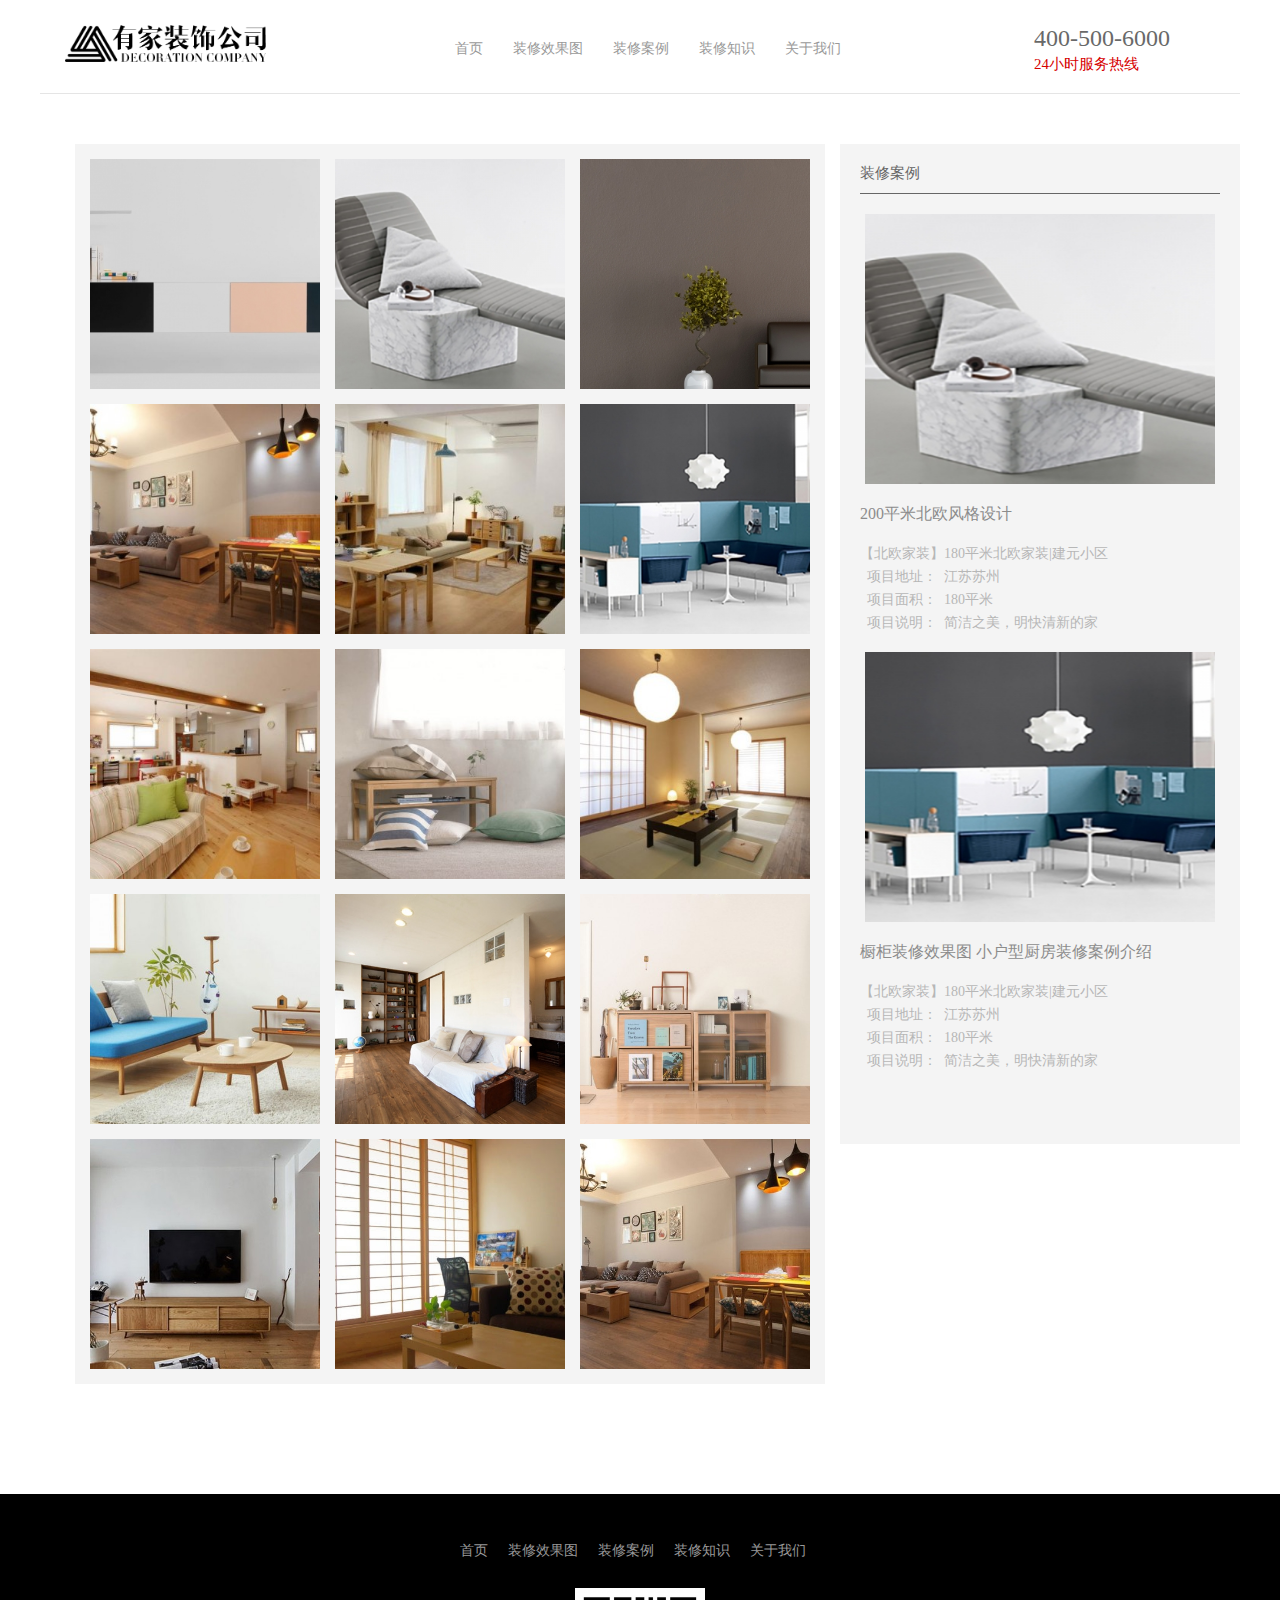
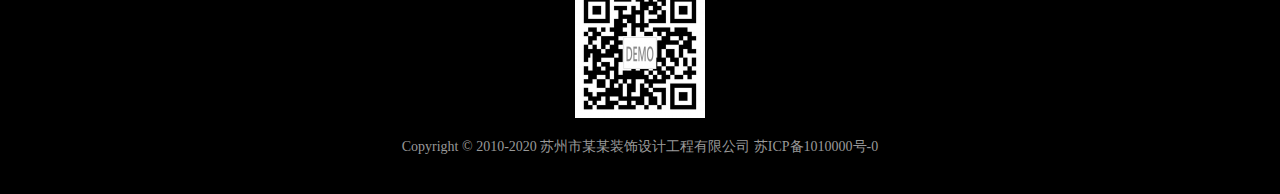
<file: home/html/zxxgt.html>
<!DOCTYPE html>
<html lang="en">
<head>
	<meta charset="UTF-8">
	<title>装修效果图</title>
	<link rel="stylesheet" href="../css/base.css">
	<link rel="stylesheet" href="../css/zxxgt.css">
	<script src="../js/jquery-3.2.1.js"></script>
	<!-- <script src="../js/animate.js"></script> -->
</head>
<body>
	<!-- 头部开始 -->
	<head>
		<nav class="list">
			<div class="list-left">
				<a href="">
					<img src="../img/tubiao.png" alt="">
				</a>
			</div>	
			<ul class="list-middle">
				<li><a href="index.html" class="a">首页</a></li>
				<li><a href="zxxgt.html" class="a">装修效果图</a></li>
				<li><a href="zxal.html" class="a">装修案例</a></li>
				<li><a href="zxal.html" class="a">装修知识</a></li>
				<li class="b">
					<a href="aboutus.html" class="a">关于我们</a>
					<div class="itemus">
						<a href="team.html" class="itemus1"><span>设计团队</span></a>
						<a href="lxus.html" class="itemus1"><span>联系我们</span></a>
					</div>
				</li>
			</ul>	
			<div class="list-right">
				<span class="first">400-500-6000</span>
				<span>24小时服务热线</span>
			</div>	
		</nav>
	</head>
	<!-- 头部结束 -->
	<!-- 装修效果图开始 -->
	<section>
		<div class="teamtu">
			<div class="xg-ll">
				<ul class="xg-l">
					<li>
						<img src="../img/xg1.jpg" alt="">
						<i class="xg-l1"></i>
					</li>
					<li>
						<img src="../img/xg2.jpg" alt="">
						<i class="xg-l2"></i>
					</li>
					<li>
						<img src="../img/xg3.jpg" alt="">
						<i class="xg-l3"></i>
					</li>
					<li>
						<img src="../img/xg4.jpg" alt="">
						<i class="xg-l4"></i>
					</li>
					<li>
						<img src="../img/xg5.jpg" alt="">
						<i class="xg-l5"></i>
					</li>
					<li>
						<img src="../img/xg6.jpg" alt="">
						<i class="xg-l4"></i>
					</li>
					<li>
						<img src="../img/xg7.jpg" alt="">
					</li>
					<li>
						<img src="../img/xg8.jpg" alt="">
					</li>
					<li>
						<img src="../img/xg9.jpg" alt="">
					</li>
					<li>
						<img src="../img/xgt1.jpg" alt="">
					</li>
					<li>
						<img src="../img/xgt2.jpg" alt="">
					</li>
					<li>
						<img src="../img/xgt3.jpg" alt="">
					</li>
					<li>
						<img src="../img/xgt4.jpg" alt="">
					</li>
					<li>
						<img src="../img/xgt5.jpg" alt="">
					</li>
					<li>
						<img src="../img/xgt6.jpg" alt="">
					</li>
				</ul>
				<div class="mask">
					<!-- <div class="lefts"><img src="../img/左箭头.png" alt=""></div> -->
					<!-- <div class="rights"><img src="../img/右箭头.png" alt=""></div> -->
					<!-- <div class="close"><img src="../img/关闭.png" alt=""></div> -->
					<img src="../img/xg1.jpg" alt="">
				</div>
			</div>
			<div class="xg-r">
				<div class="xg-rzi">装修案例</div>
				<div class="img1">
					<a href="">
						<img src="../img/jiazhuang12.jpg" alt="">
					</a>
				</div>
				<div class="img2">
					<a href="">200平米北欧风格设计</a>
				</div>
				<div class="img3">
					<p>【北欧家装】180平米北欧家装|建元小区</p>
					<p>&nbsp;&nbsp;项目地址：&nbsp;&nbsp;江苏苏州</p>
					<p>&nbsp;&nbsp;项目面积：&nbsp;&nbsp;180平米</p>
					<p>&nbsp;&nbsp;项目说明：&nbsp;&nbsp;简洁之美，明快清新的家</p>
				</div>
				<div class="img1">
					<a href="">
						<img src="../img/jiazhuang22.jpg" alt="">
					</a>
				</div>
				<div class="img2">
					<a href="">橱柜装修效果图 小户型厨房装修案例介绍</a>
				</div>
				<div class="img3">
					<p>【北欧家装】180平米北欧家装|建元小区</p>
					<p>&nbsp;&nbsp;项目地址：&nbsp;&nbsp;江苏苏州</p>
					<p>&nbsp;&nbsp;项目面积：&nbsp;&nbsp;180平米</p>
					<p>&nbsp;&nbsp;项目说明：&nbsp;&nbsp;简洁之美，明快清新的家</p>
				</div>
			</div>
		</div>
	</section>
	<!-- 装修效果图结束 -->
	<!-- 结尾开始 -->
	<section>
		<div class="last">
			<ul class="last-top">
				<li>首页</li>
				<li>装修效果图</li>
				<li>装修案例</li>
				<li>装修知识</li>
				<li>关于我们</li>
			</ul>
			<div class="last-img">
				<img src="../img/erweima.jpg" alt="">
			</div>
			<p>Copyright © 2010-2020 苏州市某某装饰设计工程有限公司 苏ICP备1010000号-0</p>
		</div>
	</section>
	<!-- 结尾结束 -->
	<!-- <script src="../js/index.js"></script> -->
</body>
</html>
</file>
<file: home/css/base.css>
/*
* @Author: gaojie
* @Date:   2017-09-19 14:20:18
* @Last Modified by:   gaojie
* @Last Modified time: 2017-10-09 13:47:29
*/
*{
	margin: 0;
	padding: 0;
	list-style: none;
	box-sizing: border-box;
}
a{
	text-decoration: none;
}
body{
	/* background: #f9f9f9; */
}
html{
	margin: 0;
	padding: 0;
}
/* body,html{
	width: 1200px;
} */
</file>
<file: home/css/index.css>
@import url('base.css');
head{
	width: 1200px;
	height: 95px;
	margin: 0 auto;
}
.list{
	width: 1200px;
	height: 94px;
	margin: 0 auto;
	border-bottom: 1px solid #e5e5e5;
	display: flex;
  	justify-content: space-between;
}
.list-left{
	height: 94px;
}
.list-left>a{
	display: block;
	margin: 0 auto;
	padding: 25px; 
}
.list-left>a>img{
	width: 201px;
	max-height: 37px;
}
.list-middle{
	height: 94px; 
	position: relative;
}
.list-middle>li{
	height: 94px;
	font-size: 14px;
	margin-top: 40px;
	text-align: center;
	margin-right: 30px;
	float: left;
}
.list-middle>li>.a{
	color: #999999;
}
.list-middle>li>.a:hover{
	color: #000;
}
.itemus{
	width:150px;
	height: 100px;
	background: #fff;
	position: absolute;
	top: 80px;
	right: -60px;
	z-index: 9;
	display: none;
	box-shadow: -2px -2px 10px rgba(0, 0, 0, 0.15);
}
.itemus>.itemus1{
	display: block;
	width:150px;
	height: 50px;
	color: #999999;
	font-size: 14px;
	float: left;
	line-height: 50px;
}
.itemus>.itemus1:first-child{
	border-bottom: 1px solid #E8E8E8;
}
.list-right{
	height: 94px;
	float: left;
	margin-right: 50px; 
}
.first{
	color: #696969;
	font-size: 24px;
	min-height: 30px;
	display: block;
	margin-right: 20px; 
	margin-top: 25px; 
}
.list-right:last-child{
	color: #d60000;
	font-size: 15px;
}
.list1{
	height: 94px;
	line-height: 94px;
	text-align: center;
	background: #d60000;
	font-size: 18px;
	color: #fff;
}
.list1>span:last-child{
	color: #d60000;
	font-size: 15px;
	color: #fff;
	margin-right: 20px;
}
/* banner开始 */
.banner{
	/* width: 1200px; */
	width: 100%;
	height: 600px;
	margin: 0 auto;
	position: relative;
}
.banner1{
	/* width: 1200px; */
	width: 100%;
	height: 600px;
	overflow: hidden;
	position: absolute;
	top: 0;
	left: 0;
}
.banner1>li{
	/* width: 1200px; */
	width: 100%;
	height: 600px;
	position: absolute;
	top: 0;
	left: 0;
}
.banner1>li>img{
	display: block;
	width: 100%;
	height: 100%;
}
.banner-left,.banner-right{
	width: 50px;
	height: 50px;
	background: rgba(0, 0, 0, 0.8);
	color: #fff;
	font-size: 20px;
	line-height: 50px;
	text-align: center;
	border-radius: 50%;
}
.banner-left{
	position: absolute;
	top: 40%;
	left: 20px;
}
.banner-right{
	position: absolute;
	top: 40%;
	right: 20px;
}
.dian{
	width: 50px;
	height: 20px;
	position: absolute;
	bottom: 20px;
	left: 50%;
	right: 50%;
}
.dian>li{
	width: 20px;
	height: 20px;
	background: #fff;
	float: left;
	border-radius: 50%;
	margin-right: 5px; 
}
/* banner结束 */
/* 装修案例开始 */
.zxcase{
	/* width: 1200px; */
	width: 100%;
	height: 1000px;
	margin: 0 auto;
	padding-top: 70px;
	padding-left: 170px;
	background: #F9F9F9;
}
.zxcase>li{
	width: 300px;
	height: 400px;
	margin: 30px 20px;
	float: left;
	box-shadow: 0 12px 30px rgba(0, 0, 0, 0.15);
}
.img1{
	display: block;
	width: 300px;
	height: 200px;
}
.img1>a{
	display: block;
	width: 280px;
	height: 200px;
	margin: 10px auto;
	position: relative;
}
.img1>a>img{
	display: block;
	margin: 10px auto;
	width: 280px;
	height: 200px;
}
.img1>a>i{
	display: block;
	width: 300px;
	height: 220px;
	margin: 0 auto;
	transition: all 1s;
	position: absolute;
	top: -10px;
	left: -10px;
}
.img1>a>i:hover {
	background: rgba(0, 0, 0, 0.3);
}
.img2{
	margin-top: 20px;
	margin-bottom: 20px;
	margin-left: 20px;
	transition: all 1s;
}
.img2>a{
	display: block;
	width: 200px;
	height: 30px;
	color: #8C8C8C;
	transition: all 1s;
}
.img2>a:hover{
	transform:translateX(20px); 
	border-bottom: 1px solid red;
}
.img3>p{
	color: #B7B7B7;
	font-size: 11px;
	margin: 5px 20px;
}
.img4{
	height: 60px;
	line-height: 60px;
	text-align: center;
	color: #FFA1A1;
	font-size: 13px;
}
.img4>a{
	color: #FFA1A1;
}
.zxmore{
	/* width: 1200px; */
	width: 100%;
	height: 120px;
	margin: 0 auto;
	padding-top: 25px;
	background: #F9F9F9;
}
.zxk{
	display: block;
	width: 194px;
	height: 37px;
	margin: 0 auto;
}
.zxk>p{
	line-height: 37px;
	text-align: center;
	color: #BCBCBC;
	font-size: 14px;
	border: 2px solid #BCBCBC;
}
.zxk:hover p{
	border: 2px solid #FA7E7E;
	color: #FA7E7E;
}

/* 装修案例结束 */
/* 团队设计开始 */
.team{
	width: 1200px;
	height: 400px;
	background: #fff;
}
.teamzi{
	width: 1200px;
	height: 140px;
	margin: 0 auto;
	padding-bottom: 20px;
	padding-top: 40px;
}
.teamzi>h1{
	text-align: center;
	padding-bottom: 20px;
}
.teamzi>p{
	display: block;
	color: #999999;
	font-size: 13px;
	line-height: 13px;
	text-align: center;
}
.tu{
	width: 1200px;
	height: 200px;
	float: left;
	margin: 0 auto;
	margin-left: 40px;
}
.tu>li{
	width: 190px;
	height: 200px;
	margin-right: 10px;
	float: left;
}
.tu>li:first-child{
	margin-left: 10px;
}
.tu>li:last-child{
	margin-right: 0px;
}
.tu1{
	width: 100px;
	height: 100px;
	margin: 0 auto;
	margin-bottom: 20px;
	border: 1px solid black;
}
.tu1>img{
	width: 100px;
	height: 100px;
	margin: 0 auto;
}
.tu2{
	width: 160px;
	height: 20px;
	margin: 0 auto;
	color: #000;
	font-size: 20px;
	line-height: 20px;
	text-align: center;
	margin-bottom: 15px;
}
.tu3{
	width: 126px;
	height: 13px;
	margin: 0 auto;
	color: #999999;
	font-size: 13px;
	line-height: 13px;
	text-align: center;
}
/* 团队设计结束 */
 /* 装修效果图开始 */
.teamtu{
	width: 1200px;
	height: 800px;
	margin: 0 auto;
}
.xg-l{
	width: 800px;
	height: 800px;
	float: left;
	margin-top: 35px;
}
.xg-l>li{
	width: 230px;
	height: 230px;
	margin-left: 35px;
	margin-bottom: 35px;
	float: left;
}
.xg-l>li>img{
	width: 100%;
	height: 100%;
	transition: all 0.6s;
}
.xg-l>li>img:hover {
	transform: scale(1.1, 1.1);
}
.xg-r{
	width: 365px;
	height: 400px;
	float: right;
	background: #7F7F7F;
	margin-top: 35px;
	margin-left: 35px;
}
.xg-r>span{
	display: block;
	width: 200px;
	height: 15px;
	margin: 0 auto;
	margin-bottom: 10px;
	font-size: 15px;
	color: #fff;
	line-height: 100px;
	text-align: center;
}	
.xinx{
	width: 365px;
	height: 300px;
	padding-top: 60px;
}
input{
	width: 80%;
	height: 30px;
	font-size: 14px;
	color: #000;
	margin: 8px 35px;
}
button{
	width: 80%;
	height: 30px;
	margin: 8px 35px;
	text-align: center;
	background: #FF343E;
	color: #fff;
}
 /* 装修效果图结束 */
 /* 装修知识开始 */
 .zxx{
 	width: 100%;
 	height: 850px;
 	background:  #F7F7F7;
 }
 .zs{
 	width: 1200px;
 	height: 600px;
 	margin: 0 auto;
 	background: #F7F7F7;
 }
 .zsul{
 	width: 1200px;
 	height: 600px;
 	margin: 0 auto;
 }
 .zsul>li{
	width: 300px;
	height: 600px;
	float: left;
	background: #fff;
 }
 .zsul>li>img{
 	width: 300px;
 	height: 300px;
 }
 .zstu{
 	width: 300px;
 	height: 300px;
 }
 .zstu1{
 	width: 300px;
 	height: 70px;
 	font-size: 14px;
	color: #999999;
	line-height: 70px;
	text-align: center;
	padding-top: 20px;
 }
/* 装修知识结束 */
/* 工地现场开始 */
.gd{
	width: 1200px;
	height: 320px;
	margin: 0 auto;
	margin-left: 65px;
}
.gd>li{
	width: 180px;
	height: 220px;
	margin-left: 10px;
	float: left;
	border: 1px solid #999999;
}
/* .gd>li:first-child{
	margin-left: 40px;
} */
.gd>li:last-child{
	margin-right: 0px;
}
.gd>li>img{
	display: block;
	width: 178px;
	height: 178px;
}

.gdzi{
	width: 178px;
	height: 20px;
	margin: 0 auto;
	padding-top: 10px;
	font-size: 10px;
	color: #999999;
	line-height: 20px;
	text-align: center;
	/* margin-bottom: 20px; */
	/* border: 1px solid black; */
}
/* 工地现场结束 */
/* 合作品牌开始 */
.teamzip{
	background: #F7F7F7;
	/* width: 1200px; */
	height: 140px;
	width: 100%;
	margin: 0 auto;
	padding-bottom: 20px;
	padding-top: 40px;
}
.teamzip>h1{
	text-align: center;
	padding-bottom: 20px;
	color: #ED6A6A;
}
.teamzip>p{
	display: block;
	color: #999999;
	font-size: 13px;
	line-height: 13px;
	text-align: center;
}
.pp{
	/* width: 1200px; */
	width: 100%;
	height: 250px;
	margin: 0 auto;
	background: #F7F7F7;
	padding-left: 50px;
}
.pp>li{
	width: 180px;
	height: 100px;
	float: left;
	margin-left: 20px;
}
.pp>li>img{
	display: block;
	width: 130px;
	height: 70px;
	margin: 0 auto;
}
/* 合作品牌结束 */
/* 结尾开始 */
.last{
	/* width: 1200px; */
	width: 100%;
	height: 300px;
	background: #000;
	overflow: hidden;
	margin: 0 auto;
}
.last-top{
	width: 400px;
	height: 14px;
	margin: 0 auto;
	color: #999999;
	font-size: 14px;
	line-height: 14px;
	text-align: center;
	margin-top:50px; 
}
.last-top>li{
	margin-left: 20px;
	float: left;
}
.last-img{
	width: 130px;
	height: 150px;
	margin: 0 auto;
	margin-top: 30px;
}
.last-img>img{
	width: 130px;
	height: 130px;
	margin: 0 auto;
}
.last>p{
	color: #999999;
	font-size: 14px;
	text-align: center;
}
/* 结尾结束 */
/* 分屏 */
/* @media screen and (min-width: 1024px){
	.banner1>li:nth-child(1){
     background: url('../img/banner1.jpg') no-repeat center;
     background-size: 100% 100%;
    }
    .banner1>li:nth-child(2){
     background: url('../img/banner2.jpg') no-repeat center;
     background-size: 100% 100%;
    }
    .banner{
    width: 100%;
    height: 400px;
    }
    .banner1{
    width: 100%;
    height: 400px;
   } */
   /* .img{
	width: 500px;
   } */
/* } */
/* @media screen and (max-width: 1024px) and (min-width: 768px){
	.banner1>li:nth-child(1){
     background: url('../img/banner1.jpg') no-repeat center;
     background-size: 100% 100%;
    }
    .banner1>li:nth-child(2){
     background: url('../img/banner2.jpg') no-repeat center;
     background-size: 100% 100%;
    }
    .banner{
    width: 100%;
    height: 300px;
   }
    .banner1{
    width: 100%;
    height: 300px;
   }
}
@media screen and (max-width: 768px){
	.banner1>li:nth-child(1){
     background: url('../img/banner1.jpg') no-repeat center;
     background-size: 100% 100%;
    }
    .banner1>li:nth-child(2){
     background: url('../img/banner2.jpg') no-repeat center;
     background-size: 100% 100%;
    }
    .banner{
    width: 100%;
    height: 200px;
    }
    .banner1{
    width: 100%;
    height: 200px;
   }
}
@media screen  and (min-width: 992px){
	 .list{ */
		/* width: 1226px; */
		/* margin-right: 50px; */
		/* display: block; */
/* 	}
	.list1{
		display: none;
	}
}
@media screen  and (max-width: 992px){
	.list{
		width: 1226px;
		display: none;
	}
	.list1{
		display: block;
	}
} */
/* @media screen and (max-width: 1024px) and (min-width: 992px){
}
@media screen and (max-width: 992px) and (min-width: 768px){
}
@media screen and (min-width: 768px)
} */
</file>
<file: home/css/aboutus.css>
@import url('base.css');
/* 头部开始 */
head{
	width: 1200px;
	height: 95px;
	margin: 0 auto;
}
.list{
	width: 1200px;
	height: 94px;
	margin: 0 auto;
	display: flex;
	border-bottom: 1px solid #e5e5e5;
  	justify-content: space-between;
}
.list-left{
	height: 94px;
}
.list-left>a{
	display: block;
	margin: 0 auto;
	padding: 25px; 
}
.list-left>a>img{
	width: 201px;
	max-height: 37px;
}
.list-middle{
	height: 94px; 
	position: relative;
}
.list-middle>li{
	height: 94px;
	font-size: 14px;
	margin-top: 40px;
	text-align: center;
	margin-right: 30px;
	float: left;
}
.list-middle>li>.a{
	color: #999999;
}
.list-middle>li>.a:hover{
	color: #000;
}
.itemus{
	width:150px;
	height: 100px;
	background: #fff;
	position: absolute;
	top: 80px;
	right: -60px;
	z-index: 9;
	display: none;
	box-shadow: -2px -2px 10px rgba(0, 0, 0, 0.15);
}
.itemus>.itemus1{
	display: block;
	width:150px;
	height: 50px;
	color: #999999;
	font-size: 14px;
	float: left;
	line-height: 50px;
}
.itemus>.itemus1:first-child{
	border-bottom: 1px solid #E8E8E8;
}
.list-right{
	height: 94px;
	float: left;
	margin-right: 50px; 
}
.first{
	color: #696969;
	font-size: 24px;
	min-height: 30px;
	display: block;
	margin-right: 20px; 
	margin-top: 25px; 
}
.list-right:last-child{
	color: #d60000;
	font-size: 15px;
}
/* 头部结束 */
/* 装修效果图开始 */
.teamtu{
	width: 1200px;
	height: 1400px;
	margin: 0 auto;
	padding-left: 8px;
}
.xg-ll{
	width: 750px;
	height: 1200px; 
	float: left;
	padding-left: 15px;
}
.aboutus{
	width: 750px;
	height: 560px;
}
.abimg{
	width: 750px;
	height: 200px;
	margin-top:  30px;
}
.abimg>img{ 
	display: block;
	width: 320px;
	height: 200px;
	float: left;
	margin-left: 30px;
}
.aboutus>p{
	width: 750px;
	height: 100px;
	line-height: 100px;
	text-align: center;
	font-size: 22px;
}
.aboutus>span{
	display: block;
	width: 650px;
	height: 80px;
	margin: 0 auto;
	color: #999999;
	font-size: 14px;
}
.xg-l{
	width: 750px;
	height: 750px;
	float: left;
	padding-top: 15px;
	margin-left: 20px;
	margin-top: 20px;
	background: #F4F4F4;
}
.xg-l>li{
	width: 230px;
	height: 230px;
	margin-left: 15px;
	margin-bottom: 15px;
	float: left;
}
.xg-l>li>img{
	width: 100%;
	height: 100%;
	transition: all 0.6s;
}
.xg-l>li>img:hover {
	transform: scale(1.1, 1.1);
}
.kmore{
	width: 600px;
	height: 40px;
	border: 1px solid #6B6B6B;
	color: #6B6B6B;
	font-size: 15px;
	line-height: 40px;
	text-align: center;
	margin: 0 auto;
}
.xg-r{
	width: 400px;
	height: 1000px;
	float: right;
	background: #F4F4F4;
	margin-top: 30px;
	margin-left: 30px;
}
.xg-rzi{
	display: block;
	width: 360px;
	height: 30px;
	margin: 0 auto;
	margin-top: 20px;
	font-size: 15px;
	color: #666666;
	border-bottom: 1px solid #666666;
}	
.img1{
	display: block;
	width: 350px;
	height: 270px;
}
.img1>a{
	display: block;
	width: 360px;
	height: 270px;
	margin: 20px;
	position: relative;
}
.img1>a>img{
	display: block;
	margin: 10px auto;
	width: 350px;
	height: 270px;
}
.img2{
	margin-top: 20px;
	margin-bottom: 20px;
	margin-left: 20px;
	transition: all 0.6s;
}
.img2>a{
	color: #8C8C8C;
}
.img3>p{
	color: #B7B7B7;
	font-size: 14px;
	margin: 5px 20px;
}
.img4{
	height: 60px;
	line-height: 60px;
	text-align: center;
	color: #FFA1A1;
	font-size: 13px;
}
.img4>a{
	color: #FFA1A1;
}
 /* 装修效果图结束 */
/* 结尾开始 */
.last{
	/* width: 1284px; */
	width: 100%;
	height: 300px;
	margin: 0 auto;
	background: #000;
	overflow: hidden;
}
.last-top{
	width: 400px;
	height: 14px;
	margin: 0 auto;
	color: #999999;
	font-size: 14px;
	line-height: 14px;
	text-align: center;
	margin-top:50px; 
}
.last-top>li{
	margin-left: 20px;
	float: left;
}
.last-img{
	width: 130px;
	height: 150px;
	margin: 0 auto;
	margin-top: 30px;
}
.last-img>img{
	width: 130px;
	height: 130px;
	margin: 0 auto;
}
.last>p{
	color: #999999;
	font-size: 14px;
	text-align: center;
}
/* 结尾结束 */
</file>
<file: home/css/lxus.css>
@import url('base.css');
/* 头部开始 */
head{
	width: 1200px;
	height: 95px;
	margin: 0 auto;
	border-bottom: 1px solid #000;
}
.list{
	width: 1200px;
	height: 94px;
	margin: 0 auto;
	display: flex;
  	justify-content: space-between;
}
.list-left{
	height: 94px;
}
.list-left>a{
	display: block;
	/* margin: 0 auto; */
	padding: 25px; 
}
.list-left>a>img{
	width: 201px;
	max-height: 37px;
}
.list-middle{
	height: 94px; 
	position: relative;
}
.list-middle>li{
	height: 94px;
	font-size: 14px;
	margin-top: 40px;
	text-align: center;
	margin-right: 30px;
	float: left;
}
.list-middle>li>.a{
	color: #999999;
}
.list-middle>li>.a:hover{
	color: #000;
}

.itemus{
	width:150px;
	height: 100px;
	background: #fff;
	margin: 0 auto;
	position: absolute;
	top: 80px;
	right: -60px;
	z-index: 9;
	display: none;
	box-shadow: -2px -2px 10px rgba(0, 0, 0, 0.15);
}
.itemus>.itemus1{
	display: block;
	width:150px;
	height: 50px;
	color: #999999;
	font-size: 14px;
	float: left;
	line-height: 50px;
}
.itemus>.itemus1:first-child{
	border-bottom: 1px solid #E8E8E8;
}
.list-right{
	height: 94px;
	float: left;
	margin-right: 50px; 
}
.first{
	color: #696969;
	font-size: 24px;
	min-height: 30px;
	display: block;
	margin-right: 20px; 
	margin-top: 25px; 
}
.list-right:last-child{
	color: #d60000;
	font-size: 15px;
}
/* 头部结束 */
/*联系我们开始*/
.lx{
	width: 1200px;
	height: 400px;
	margin: auto;
	border-top: 1px solid #e5e5e5;
}	
.dt{
	width: 500px;
	height: 300px;
	border: 1px solid black;
	float: left;
	margin-left: 50px;
	margin-top: 50px;
}	
.lxr{
	float: right;
	width: 380px;
	height: 400px;
	padding-top: 100px;
	margin-right: 150px;
}
.lxr>p{
	color: black;
	font-size: 22px;
	height: 50px;
	width: 380px;
}
.lxr>span{
	color: #808080;
	font-size: 14px;
	height: 50px;
	width: 380px;
	/* padding-bottom: 10px; */
}
/*联系我们结束*/
/* 结尾开始 */
.last{
	/* width: 1200px; */
	width: 100%;
	height: 300px;
	background: #000;
	margin: 0 auto;
	overflow: hidden;
}
.last-top{
	width: 400px;
	height: 14px;
	margin: 0 auto;
	color: #999999;
	font-size: 14px;
	line-height: 14px;
	text-align: center;
	margin-top:50px; 
}
.last-top>li{
	margin-left: 20px;
	float: left;
}
.last-img{
	width: 130px;
	height: 150px;
	margin: 0 auto;
	margin-top: 30px;
}
.last-img>img{
	width: 130px;
	height: 130px;
	margin: 0 auto;
}
.last>p{
	color: #999999;
	font-size: 14px;
	text-align: center;
}
/* 结尾结束 */
</file>
<file: home/css/team.css>
@import url('base.css');
/* 头部开始 */
head{
	width: 1200px;
	height: 95px;
	margin: 0 auto;
	border-bottom: 1px solid #e5e5e5;
}
.list{
	width: 1200px;
	height: 94px;
	margin: 0 auto;
	 display: flex;
  	justify-content: space-between;
	border-bottom: 1px solid #e5e5e5;
}
.list-left{
	height: 94px;
	/* overflow: hidden; */
}
.list-left>a{
	display: block;
	margin: 0 auto;
	padding: 25px; 
}
.list-left>a>img{
	width: 201px;
	max-height: 37px;
}
.list-middle{
	height: 94px; 
	position: relative;
}
.list-middle>li{
	height: 94px;
	font-size: 14px;
	margin-top: 40px;
	text-align: center;
	margin-right: 30px;
	float: left;
}
.list-middle>li>.a{
	color: #999999;
}
.list-middle>li>.a:hover{
	color: #000;
}
.itemus{
	width:150px;
	height: 100px;
	background: #fff;
	position: absolute;
	top: 80px;
	right: -60px;
	z-index: 9;
	display: none;
	box-shadow: -2px -2px 10px rgba(0, 0, 0, 0.15);
}
.itemus>.itemus1{
	display: block;
	width:150px;
	height: 50px;
	color: #999999;
	font-size: 14px;
	float: left;
	line-height: 50px;
}
.itemus>.itemus1:first-child{
	border-bottom: 1px solid #E8E8E8;
}
.list-right{
	height: 94px;
	float: left;
	margin-right: 50px; 
}
.first{
	color: #696969;
	font-size: 24px;
	min-height: 30px;
	display: block;
	margin-right: 20px; 
	margin-top: 25px; 
}
.list-right:last-child{
	color: #d60000;
	font-size: 15px;
}
/* 头部结束 */
/* team开始 */
.team{
	width: 820px;
	height: 1400px;
	margin: 30px auto;
	/* float: left; */
	/* border: 1px solid #999999; */
}
.team>li{
	width: 400px;
	height: 1000px;
	float: left;
	margin-right: 9px;
}
.team>li>p{
	line-height: 40px;
	text-align: center;
	font-size: 13px;
	color: #696969; 
	background: #F4F4F4;
	margin-bottom: 2px;
}
.team>li>p>span{
	font-size: 15px;
	color: #000;
}
.team>li>.lastm{
	color: #fff;
	background: #FF424B;
	margin-bottom: 50px;
}
.team>li>.d{
	display: block;
	width: 400px;
	height: 35px;
	font-size: 13px;
	color: #696969; 
	background: #F4F4F4;
	line-height: 35px;
	text-align: center;
}
.team>li>.d1{
	margin-bottom: 50px;
}
/* team结束 */
/* 合作品牌开始 */
.teamzi{
	width: 1200px;
	height: 140px;
	margin: 0 auto;
	padding-bottom: 20px;
	padding-top: 40px;
}
.teamzi>h1{
	text-align: center;
	padding-bottom: 20px;
}
.teamzi>p{
	display: block;
	color: #999999;
	font-size: 13px;
	line-height: 13px;
	text-align: center;
}
.pp{
	margin: 0 auto;
	width: 1200px;
	height: 250px;
}
.pp>li{
	width: 180px;
	height: 100px;
	float: left;
	margin-left: 20px;
}
/* .pp>li:first-child{
	margin-left: 30px;
} */

.pp>li>img{
	display: block;
	width: 130px;
	height: 70px;
	margin: 0 auto;
}
/* 合作品牌结束 */
/* 结尾开始 */
.last{
	/* width: 1200px; */
	width: 100%;
	margin: 0 auto;
	height: 300px;
	background: #000;
	overflow: hidden;
}
.last-top{
	width: 400px;
	height: 14px;
	margin: 0 auto;
	color: #999999;
	font-size: 14px;
	line-height: 14px;
	text-align: center;
	margin-top:50px; 
}
.last-top>li{
	margin-left: 20px;
	float: left;
}
.last-img{
	width: 130px;
	height: 150px;
	margin: 0 auto;
	margin-top: 30px;
}
.last-img>img{
	width: 130px;
	height: 130px;
	margin: 0 auto;
}
.last>p{
	color: #999999;
	font-size: 14px;
	text-align: center;
}
/* 结尾结束 */
</file>
<file: home/css/zxal.css>
@import url('base.css');
/* 头部开始 */
head{
	width: 1200px;
	height: 95px;
	margin: 0 auto;
}
.list{
	width: 1200px;
	height: 94px;
	margin: 0 auto;
	border-bottom: 1px solid #e5e5e5;
	 display: flex;
  	justify-content: space-between;
}
.list-left{
	height: 94px;
}
.list-left>a{
	display: block;
	margin: 0 auto;
	padding: 25px; 
}
.list-left>a>img{
	width: 201px;
	max-height: 37px;
}
.list-middle{
	height: 94px; 
	position: relative;
}
.list-middle>li{
	height: 94px;
	font-size: 14px;
	margin-top: 40px;
	text-align: center;
	margin-right: 30px;
	float: left;
}
.list-middle>li>.a{
	color: #999999;
}
.list-middle>li>.a:hover{
	color: #000;
}
.itemus{
	width:150px;
	height: 100px;
	background: #fff;
	position: absolute;
	top: 80px;
	right: -60px;
	z-index: 9;
	display: none;
	box-shadow: -2px -2px 10px rgba(0, 0, 0, 0.15);
}
.itemus>.itemus1{
	display: block;
	width:150px;
	height: 50px;
	color: #999999;
	font-size: 14px;
	float: left;
	line-height: 50px;
}
.itemus>.itemus1:first-child{
	border-bottom: 1px solid #E8E8E8;
}
.list-right{
	height: 94px;
	float: left;
	margin-right: 50px; 
}
.first{
	color: #696969;
	font-size: 24px;
	min-height: 30px;
	display: block;
	margin-right: 20px; 
	margin-top: 25px; 
}
.list-right:last-child{
	color: #d60000;
	font-size: 15px;
}
/* 头部结束 */
/* 装修效果图开始 */
.teamtu{
	width: 1200px;
	height: 1600px;
	margin: 0 auto;
}
.xg-ll{
	width: 750px;
	height: 1600px; 
	margin: 0 auto;
	float: left;
	padding-left: 30px;
	padding-top: 30px; 
}
.xg-l{
	display: block;
	margin: 0 auto;
	width: 750px;
	height: 1500px;
	background: #F4F4F4;
}
.xg-l>li{
	width: 750px;
	height: 250px;
	padding: 30px;
	float: left;
	border-bottom: 1px solid #E5E5E5;
}
.xg-l>li>img{
	display: block;
	width: 300px;
	height: 200px;
	float: left;
}	
.img2{
	display: block;
	margin-top: 20px;
	margin-bottom: 20px;
}
.img2>a{
	color: #8C8C8C;
}
.img3>p{
	color: #B7B7B7;
	font-size: 14px;
	margin: 10px;
}
.img4{
	height: 60px;
	line-height: 60px;
	text-align: center;
	color: #FFA1A1;
	font-size: 13px;
}
.img4>a{
	color: #FFA1A1;
}
.xg-r{
	width: 400px;
	height: 250px;
	float: right;
	background: #F4F4F4;
	margin-top: 30px;
}
.xg-rzi{
	display: block;
	width: 360px;
	height: 30px;
	margin: 0 auto;
	margin-top: 20px;
	font-size: 15px;
	color: #666666;
	border-bottom: 1px solid #666666;
}
.xg-r>p{
	padding: 5px 20px;
	color: #999999;
	font-size: 14px; 
}
 /* 装修效果图结束 */
/* 结尾开始 */
.last{
	/* width: 1200px; */
	margin: 0 auto;
	height: 300px;
	background: #000;
	overflow: hidden;
}
.last-top{
	width: 400px;
	height: 14px;
	margin: 0 auto;
	color: #999999;
	font-size: 14px;
	line-height: 14px;
	text-align: center;
	margin-top:50px; 
}
.last-top>li{
	margin-left: 20px;
	float: left;
}
.last-img{
	width: 130px;
	height: 150px;
	margin: 0 auto;
	margin-top: 30px;
}
.last-img>img{
	width: 130px;
	height: 130px;
	margin: 0 auto;
}
.last>p{
	color: #999999;
	font-size: 14px;
	text-align: center;
}
/* 结尾结束 */
</file>
<file: home/css/zxxgt.css>
@import url('base.css');
/* 头部开始 */
head{
	width: 1200px;
	height: 95px;
	margin: 0 auto;
}
.list{
	width: 1200px;
	height: 94px;
	margin: 0 auto;
	 display: flex;
  	justify-content: space-between;
	border-bottom: 1px solid #e5e5e5;
}
.list-left{
	height: 94px;
}
.list-left>a{
	display: block;
	margin: 0 auto;
	padding: 25px; 
}
.list-left>a>img{
	width: 201px;
	max-height: 37px;
}
.list-middle{
	height: 94px; 
	position: relative;
}
.list-middle>li{
	height: 94px;
	font-size: 14px;
	margin-top: 40px;
	text-align: center;
	margin-right: 30px;
	float: left;
}
.list-middle>li>.a{
	color: #999999;
}
.list-middle>li>.a:hover{
	color: #000;
}
.itemus{
	width:150px;
	height: 100px;
	background: #fff;
	position: absolute;
	top: 80px;
	right: -60px;
	z-index: 9;
	display: none;
	box-shadow: -2px -2px 10px rgba(0, 0, 0, 0.15);
}
.itemus>.itemus1{
	display: block;
	width:150px;
	height: 50px;
	color: #999999;
	font-size: 14px;
	float: left;
	line-height: 50px;
}
.itemus>.itemus1:first-child{
	border-bottom: 1px solid #E8E8E8;
}
.list-right{
	height: 94px;
	float: left;
	margin-right: 50px; 
}
.first{
	color: #696969;
	font-size: 24px;
	min-height: 30px;
	display: block;
	margin-right: 20px; 
	margin-top: 25px; 
}
.list-right:last-child{
	color: #d60000;
	font-size: 15px;
}
/* 头部结束 */
/* 装修效果图开始 */
.teamtu{
	width: 1200px;
	height: 1200px;
	margin: 0 auto;
}
.xg-ll{
	width: 750px;
	height: 1400px; 
	float: left;
	padding-left: 15px;
	padding-top: 30px; 
}
.xg-l{
	width: 750px;
	height: 1240px;
	float: left;
	padding-top: 15px;
	margin-left: 20px;
	margin-top: 20px;
	background: #F4F4F4;
	position: relative;
}
.xg-l>li{
	width: 230px;
	height: 230px;
	margin-left: 15px;
	margin-bottom: 15px;
	float: left;
}
/* .xg-l>li:hover{
	background: rgba(0, 0, 0, 0.2);
} */
.xg-l>li>img{
	width: 100%;
	height: 100%;
	transition: all 0.6s;
	position: relative;
}
.xg-l>li>img:hover {
	/* transform: scale(1.1, 1.1); */
}
.xg-l>li>i{
	/* display: block; */
	width: 230px;
	height: 230px;
	background: rgba(0, 0, 0, 0.2);
	position: absolute;
	top: 15px;
	left: 15px;
	opacity: 0;
}
.xg-l>li>i:hover .xg-l>li>img{
	opacity: 1;
}
.xg-r{
	width: 400px;
	height: 1000px;
	float: right;
	background: #F4F4F4;
	margin-top: 50px;
}
.xg-rzi{
	display: block;
	width: 360px;
	height: 30px;
	margin: 0 auto;
	margin-top: 20px;
	font-size: 15px;
	color: #666666;
	border-bottom: 1px solid #666666;
}	
.img1{
	display: block;
	width: 350px;
	height: 270px;
}
.img1>a{
	display: block;
	width: 360px;
	height: 270px;
	margin: 20px;
	position: relative;
}
.img1>a>img{
	display: block;
	margin: 10px auto;
	width: 350px;
	height: 270px;
}
.img2{
	margin-top: 20px;
	margin-bottom: 20px;
	margin-left: 20px;
	transition: all 0.6s;
}
.img2>a{
	color: #8C8C8C;
}
.img3>p{
	color: #B7B7B7;
	font-size: 14px;
	margin: 5px 20px;
}
.img4{
	height: 60px;
	line-height: 60px;
	text-align: center;
	color: #FFA1A1;
	font-size: 13px;
}
.img4>a{
	color: #FFA1A1;
}
body{
	width: 100%;
	height: 100%;
	/* overflow: hidden; */
	position: relative;
}
.mask{
	width: 400px;
	height: 400px;
	position: absolute;
	top: 0;
	bottom: 0;
	left: 0;
	right: 0;
	margin: 0;
	box-shadow: 0 0 0 1000px rgba(0, 0, 0, 1.0);
	transform: scale(0, 0);
	transition: 1s;
}
.active{
	transform: scale(1.5, 1.5);
}
 /* 装修效果图结束 */
/* 结尾开始 */
.last{
	/* width: 1200px; */
	width: 100%;
	height: 300px;
	margin: 0 auto;
	background: #000;
	overflow: hidden;
}
.last-top{
	width: 400px;
	height: 14px;
	margin: 0 auto;
	color: #999999;
	font-size: 14px;
	line-height: 14px;
	text-align: center;
	margin-top:50px; 
}
.last-top>li{
	margin-left: 20px;
	float: left;
}
.last-img{
	width: 130px;
	height: 150px;
	margin: 0 auto;
	margin-top: 30px;
}
.last-img>img{
	width: 130px;
	height: 130px;
	margin: 0 auto;
}
.last>p{
	color: #999999;
	font-size: 14px;
	text-align: center;
}
/* 结尾结束 */
</file>
